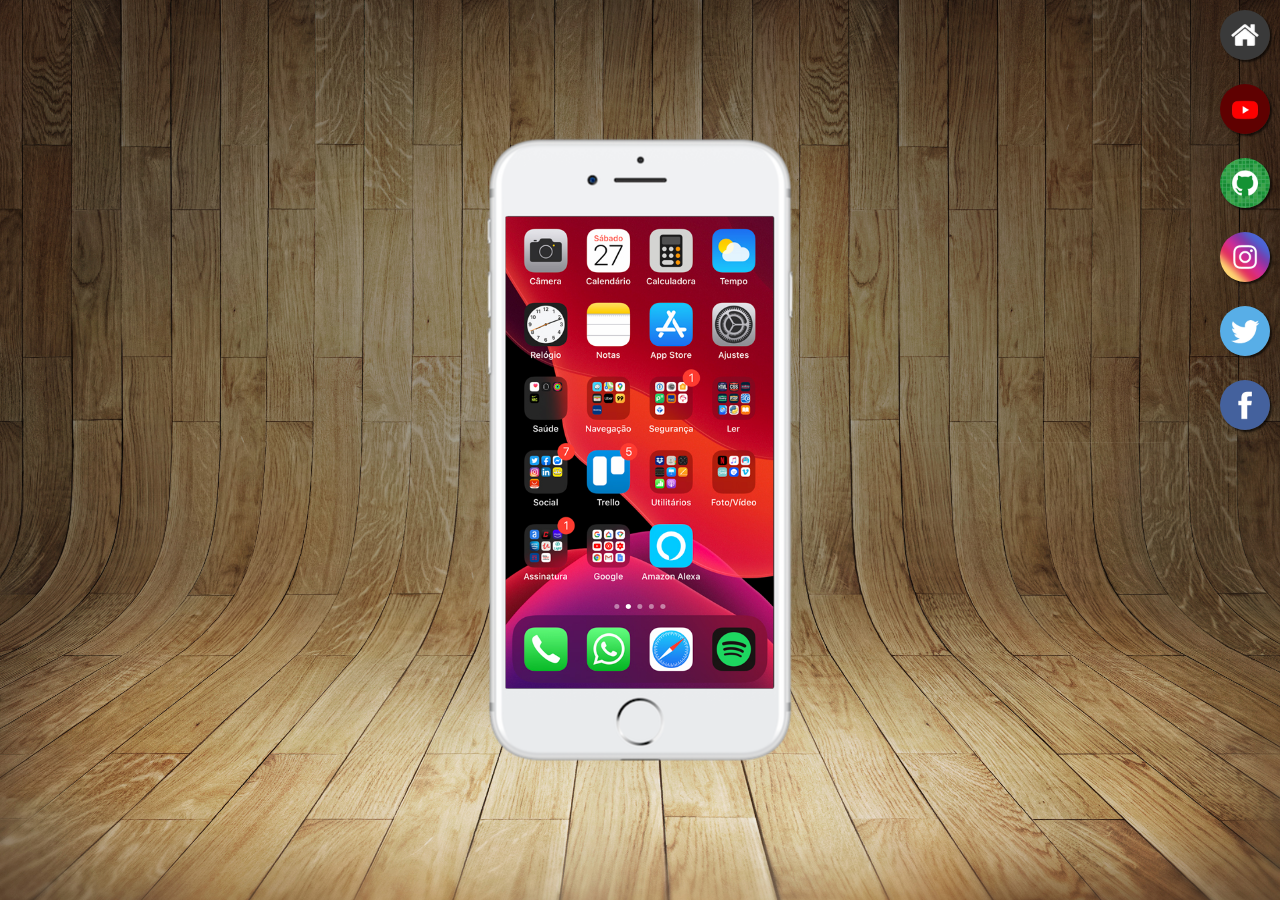
<file: index.html>
<!DOCTYPE html>
<html lang="pt-br">
<head>
    <meta charset="UTF-8">
    <meta http-equiv="X-UA-Compatible" content="IE=edge">
    <meta name="viewport" content="width=device-width, initial-scale=1.0">
    <link rel="shortcut icon" href="imagens/favicon.ico" type="image/x-icon">
    <link rel="stylesheet" href="estilos/style.css">
    <title>Redes sociais</title>
</head>
<body>

    <main>
        <section id="iphone">
            <iframe id="tela" name="tela" src="tela.html" frameborder="0"></iframe>
        </section>

        <section id="botao">
            <a href="tela.html" target="tela"><img src="./imagens/logo-home.jpg"></a><br>
            <a href="youtube.html" target="tela"><img src="./imagens/logo-youtube.jpg" alt="YoutubeLogo"></a><br>
            <a href="github.html" target="tela"><img src="./imagens/logo-github.jpg" alt="GithubLogo"></a><br>
            <a href="instagram.html" target="tela"><img src="./imagens/logo-instagram.jpg" alt="InstagramLogo"></a><br>
            <a href="twitter.html" target="tela"><img src="./imagens/logo-twitter.jpg" alt="TwitterLogo"></a><br>
            <a href="facebook.html" target="tela"><img src="./imagens/logo-facebook.jpg" alt="FacebookLogo"></a>
        </section>
    </main>
    
</body>
</html>
</file>
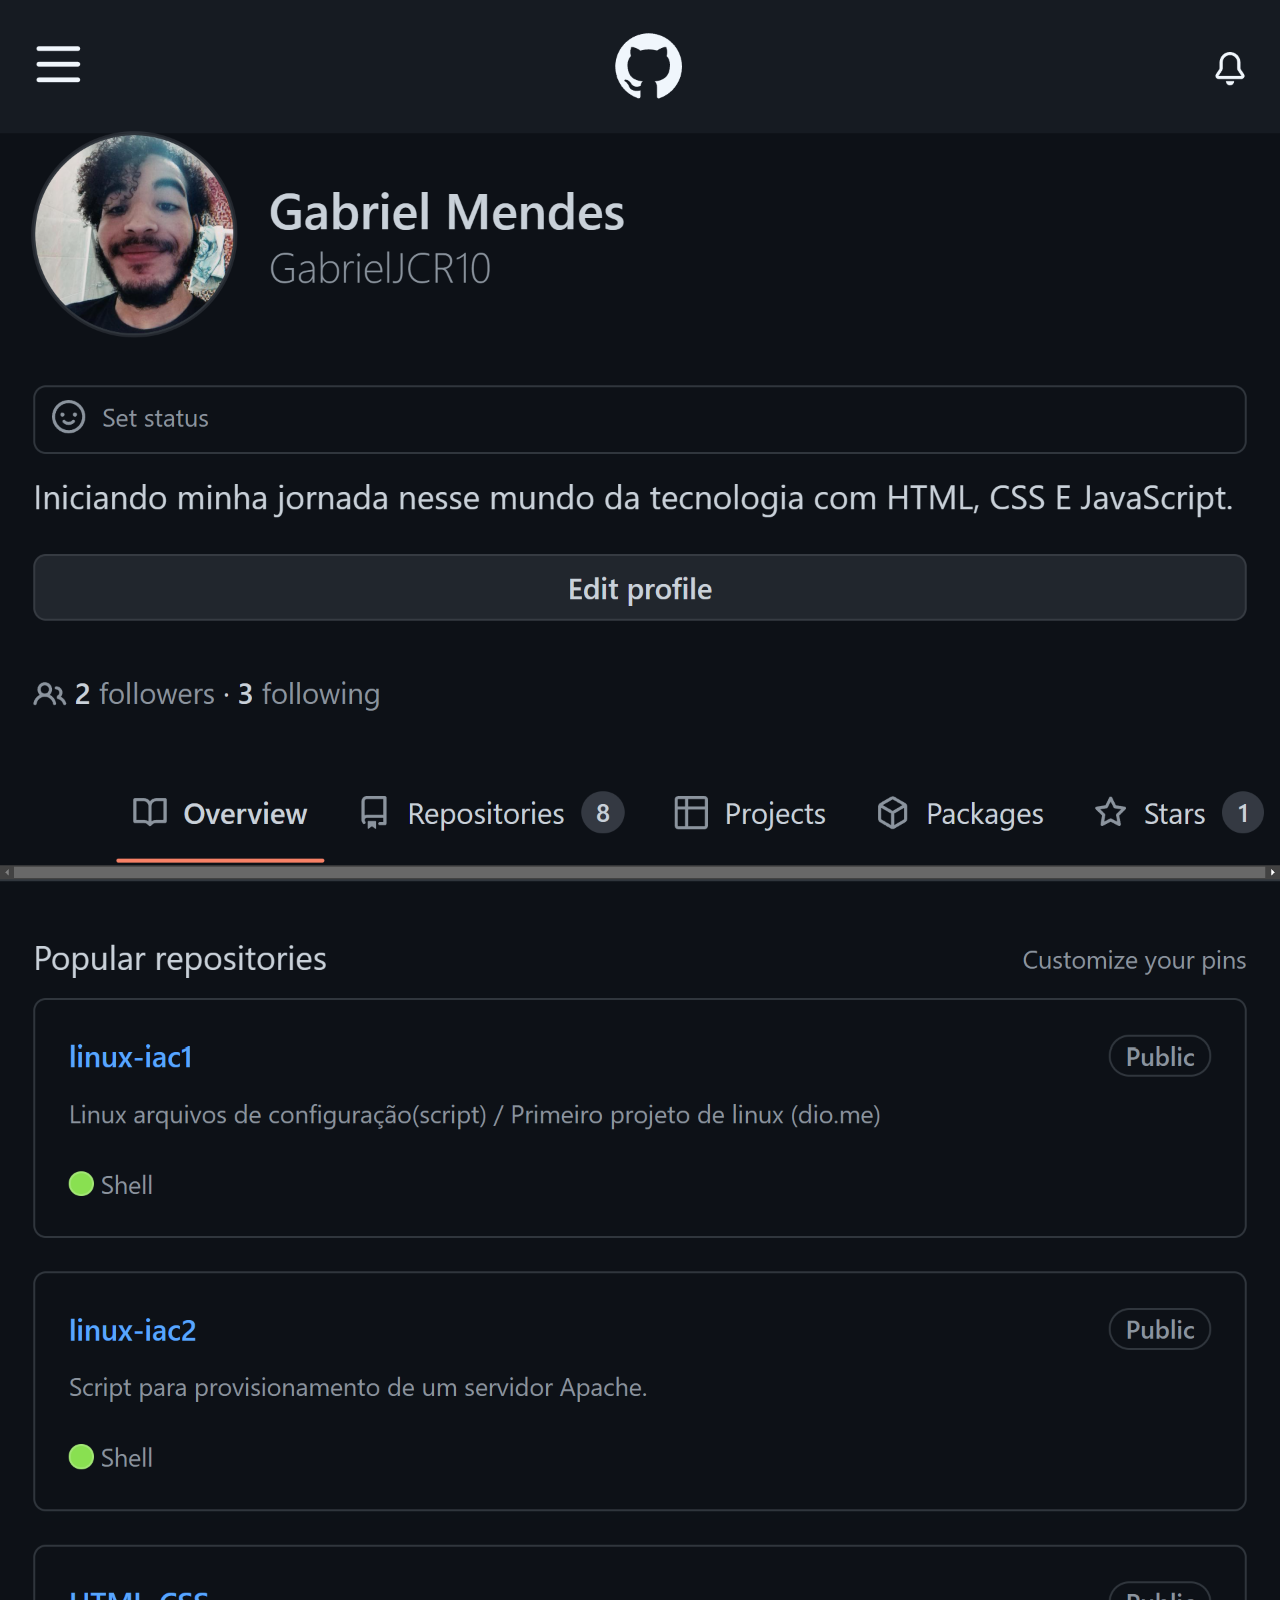
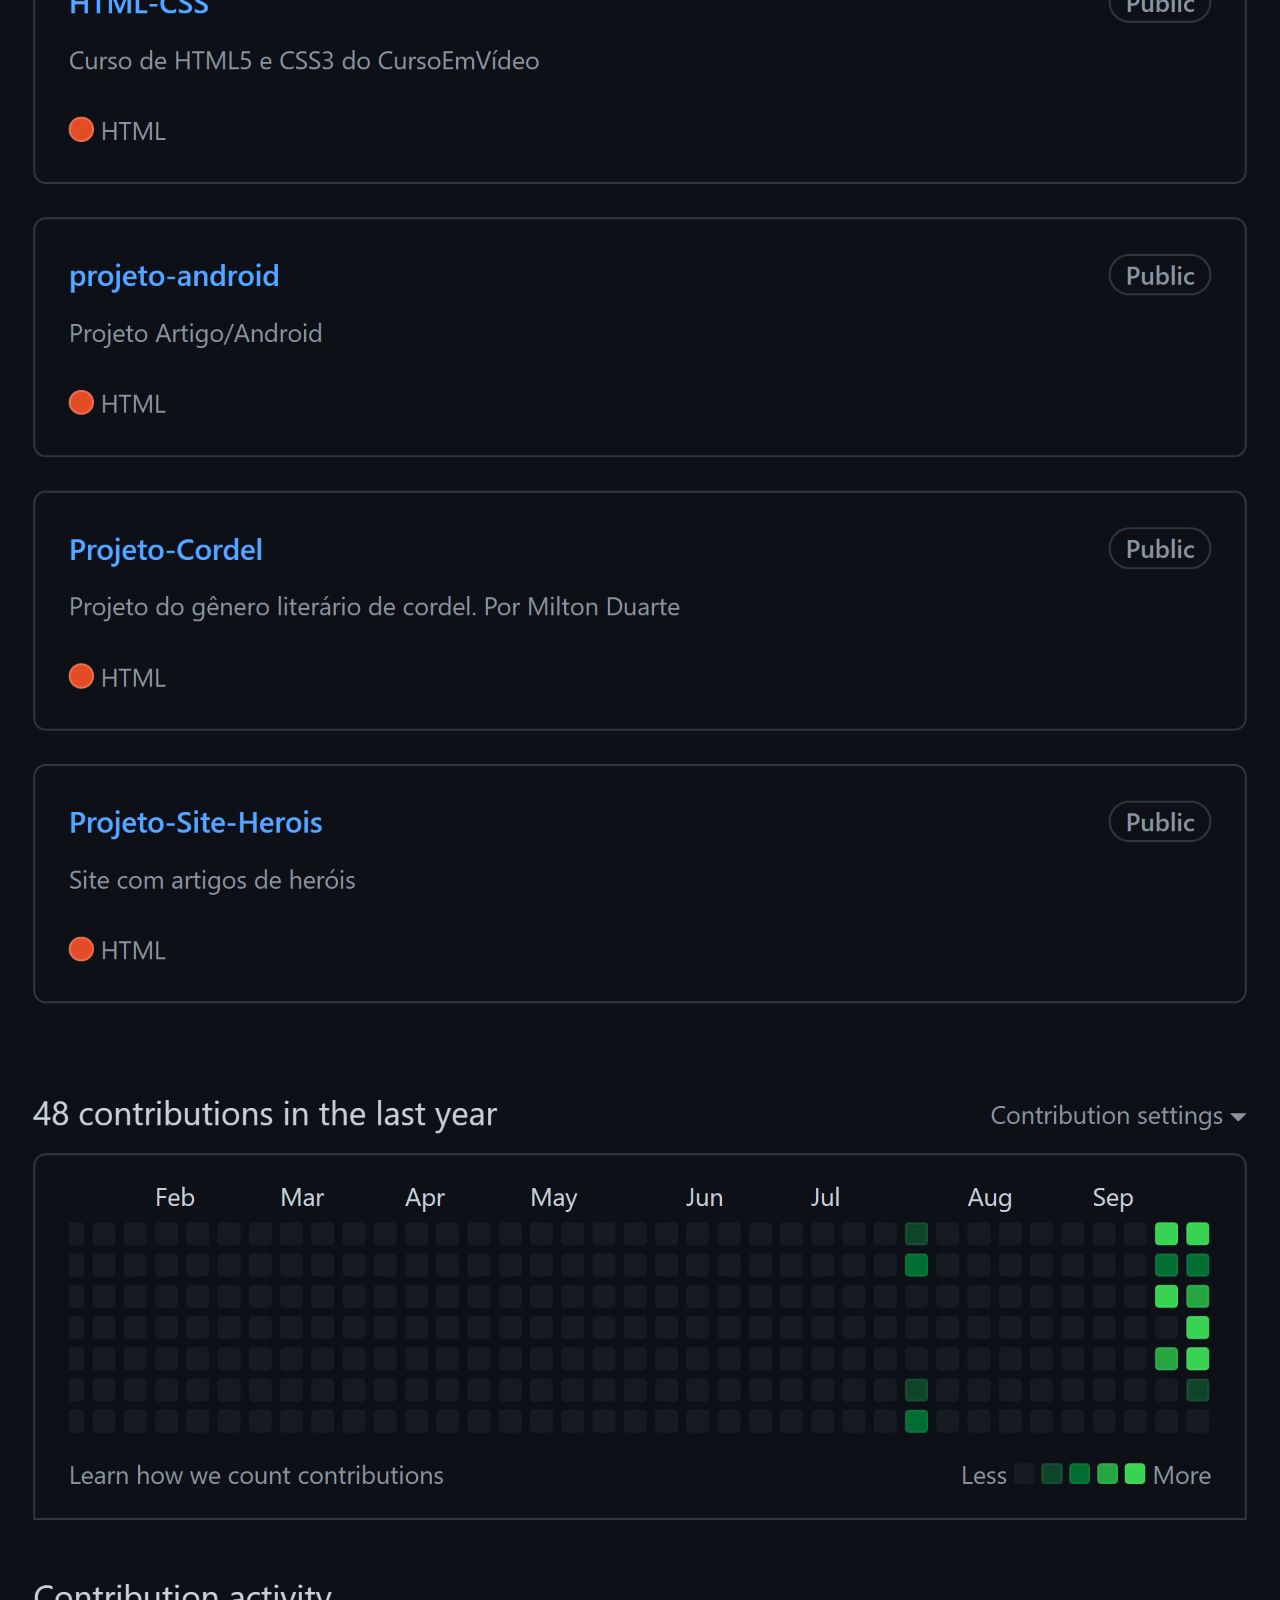
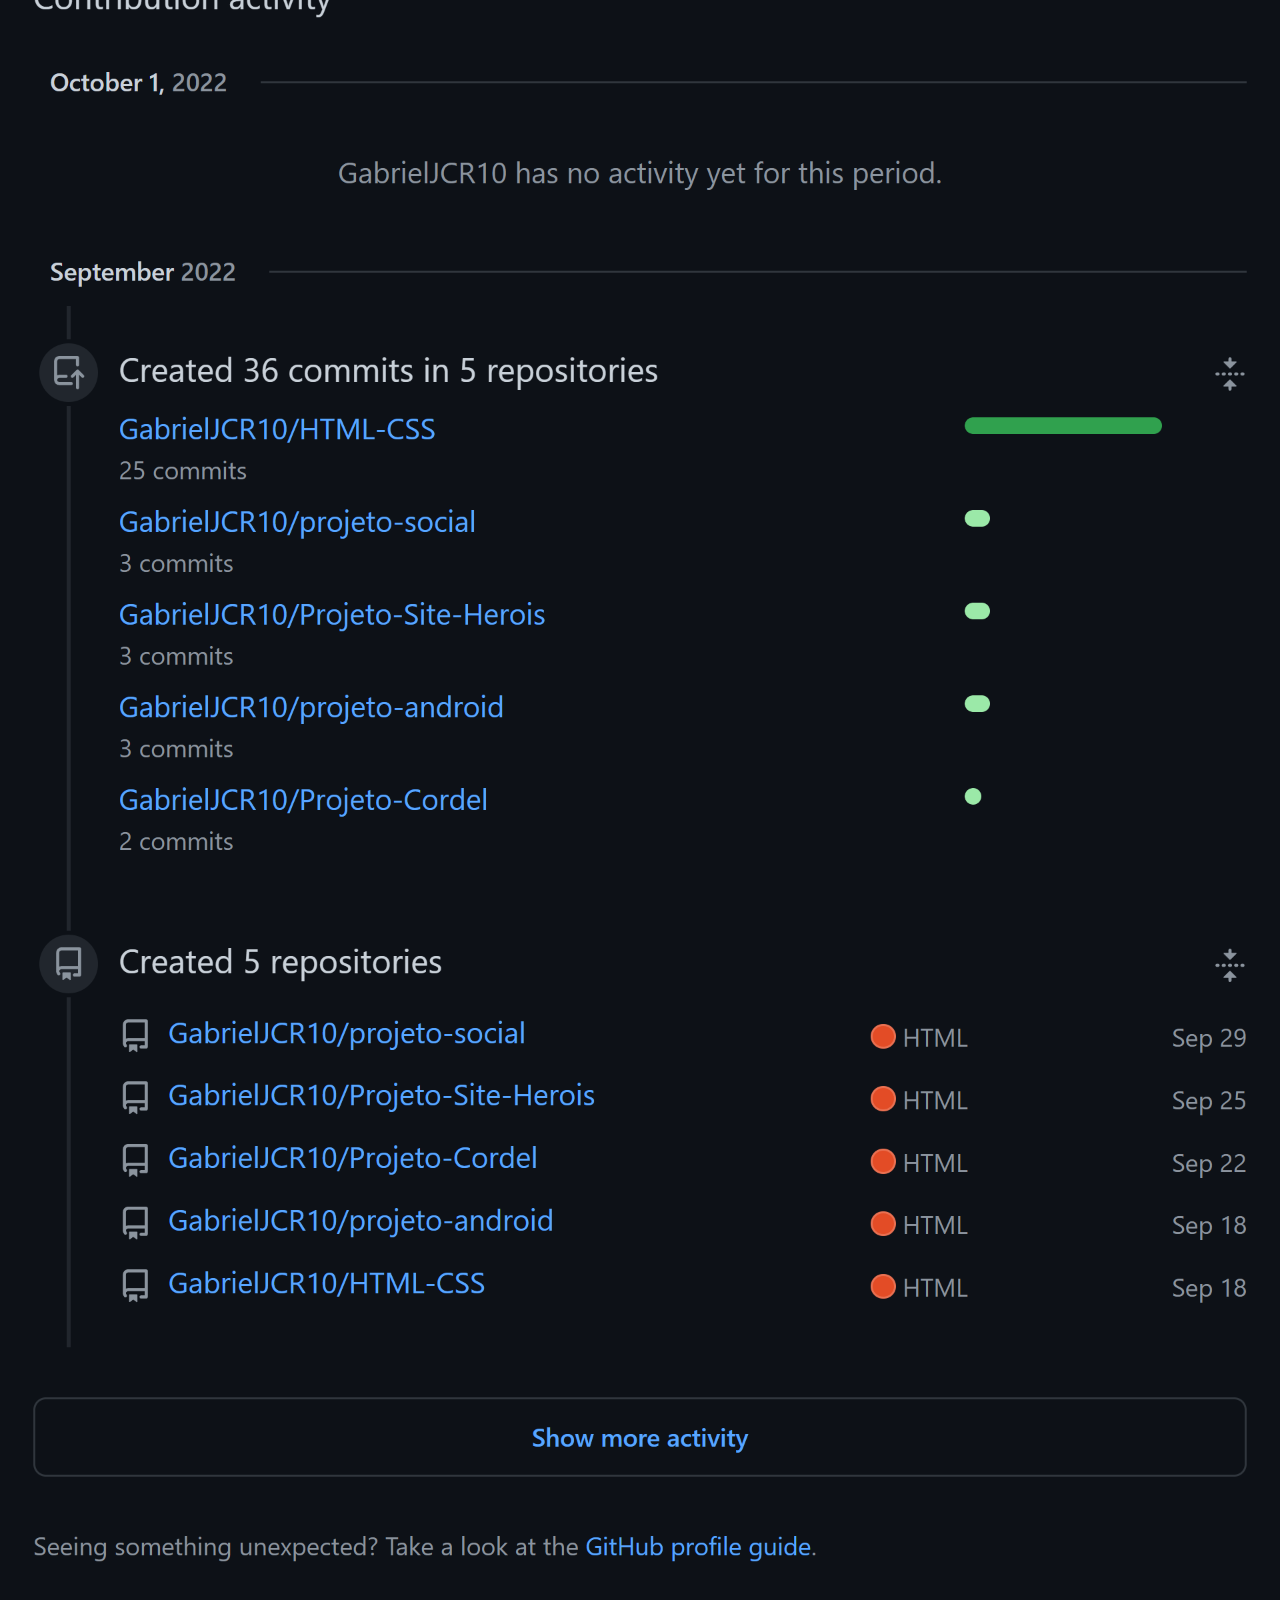
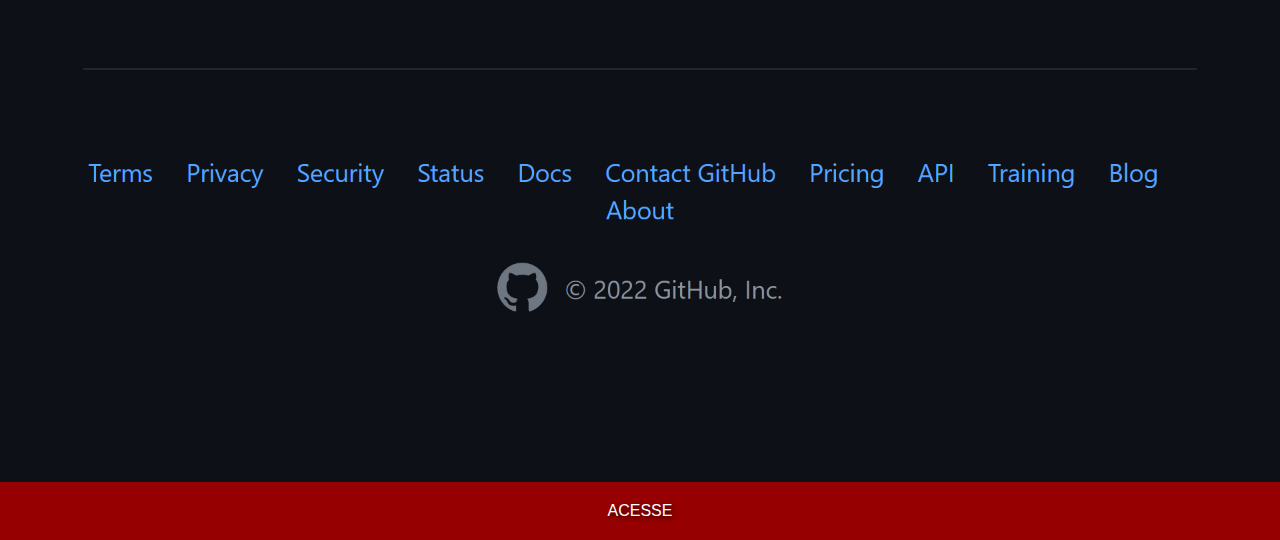
<file: github.html>
<!DOCTYPE html>
<html lang="pt-br">
<head>
    <meta charset="UTF-8">
    <meta http-equiv="X-UA-Compatible" content="IE=edge">
    <meta name="viewport" content="width=device-width, initial-scale=1.0">
    <title>GitHub</title>
    <link rel="stylesheet" href="estilos/social.css">
</head>
<body>
    <img src="./imagens/tela-github.png" alt="GitHub">
    <a href="https://github.com/GabrielJCR10" target="https://github.com/GabrielJCR10">ACESSE</a>
</body>
</html>
</file>
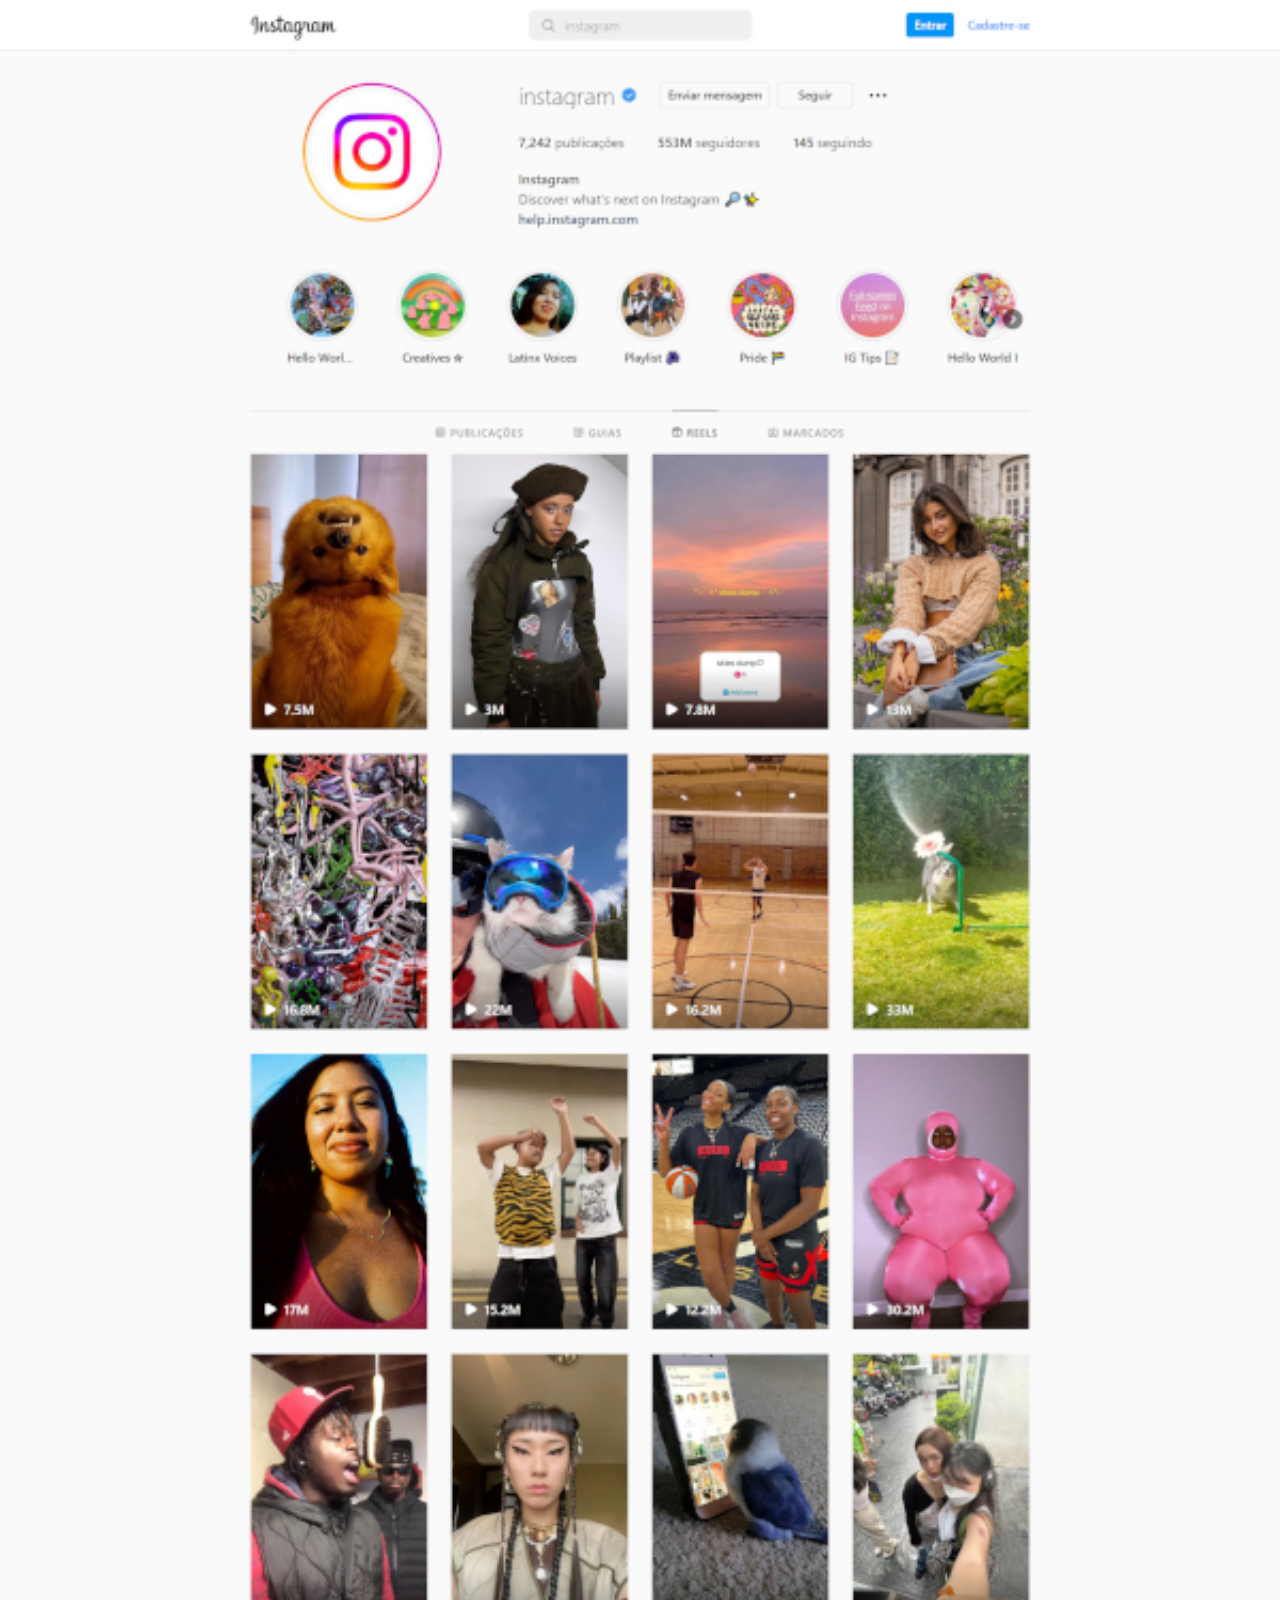
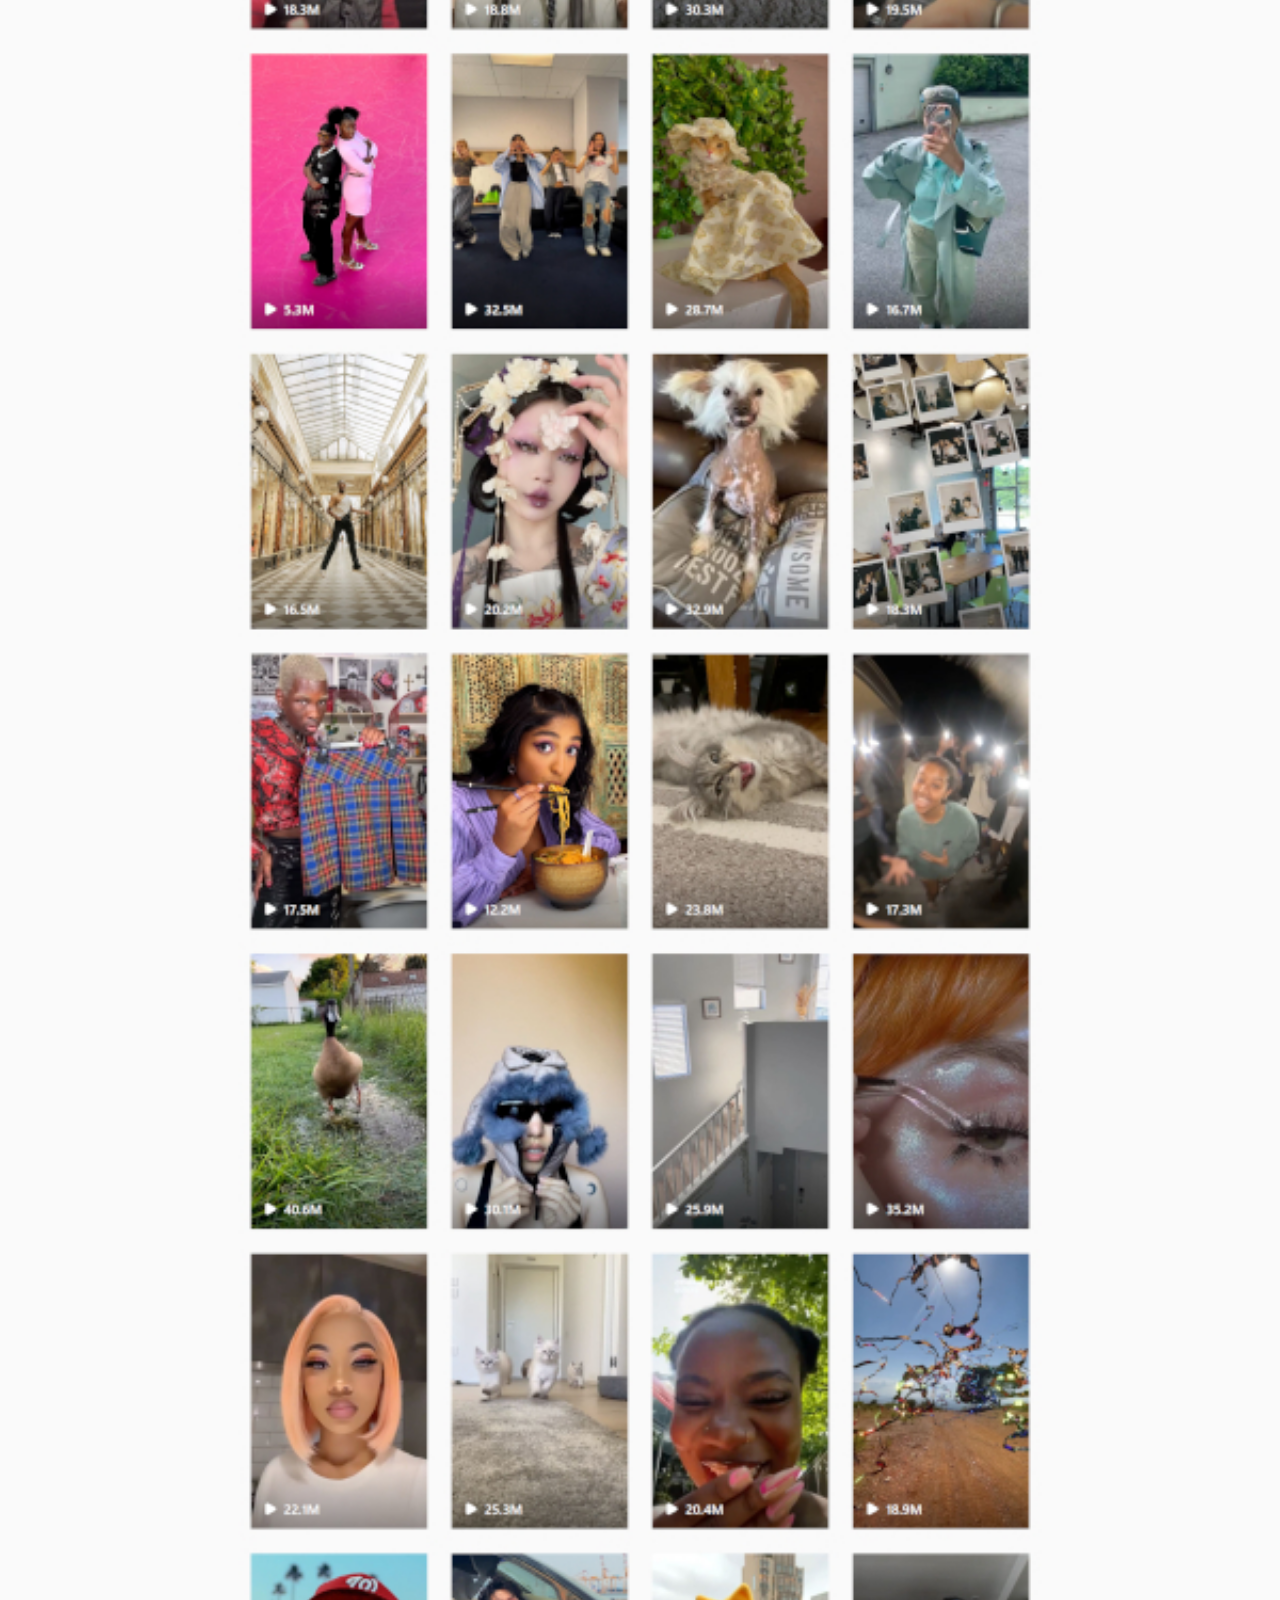
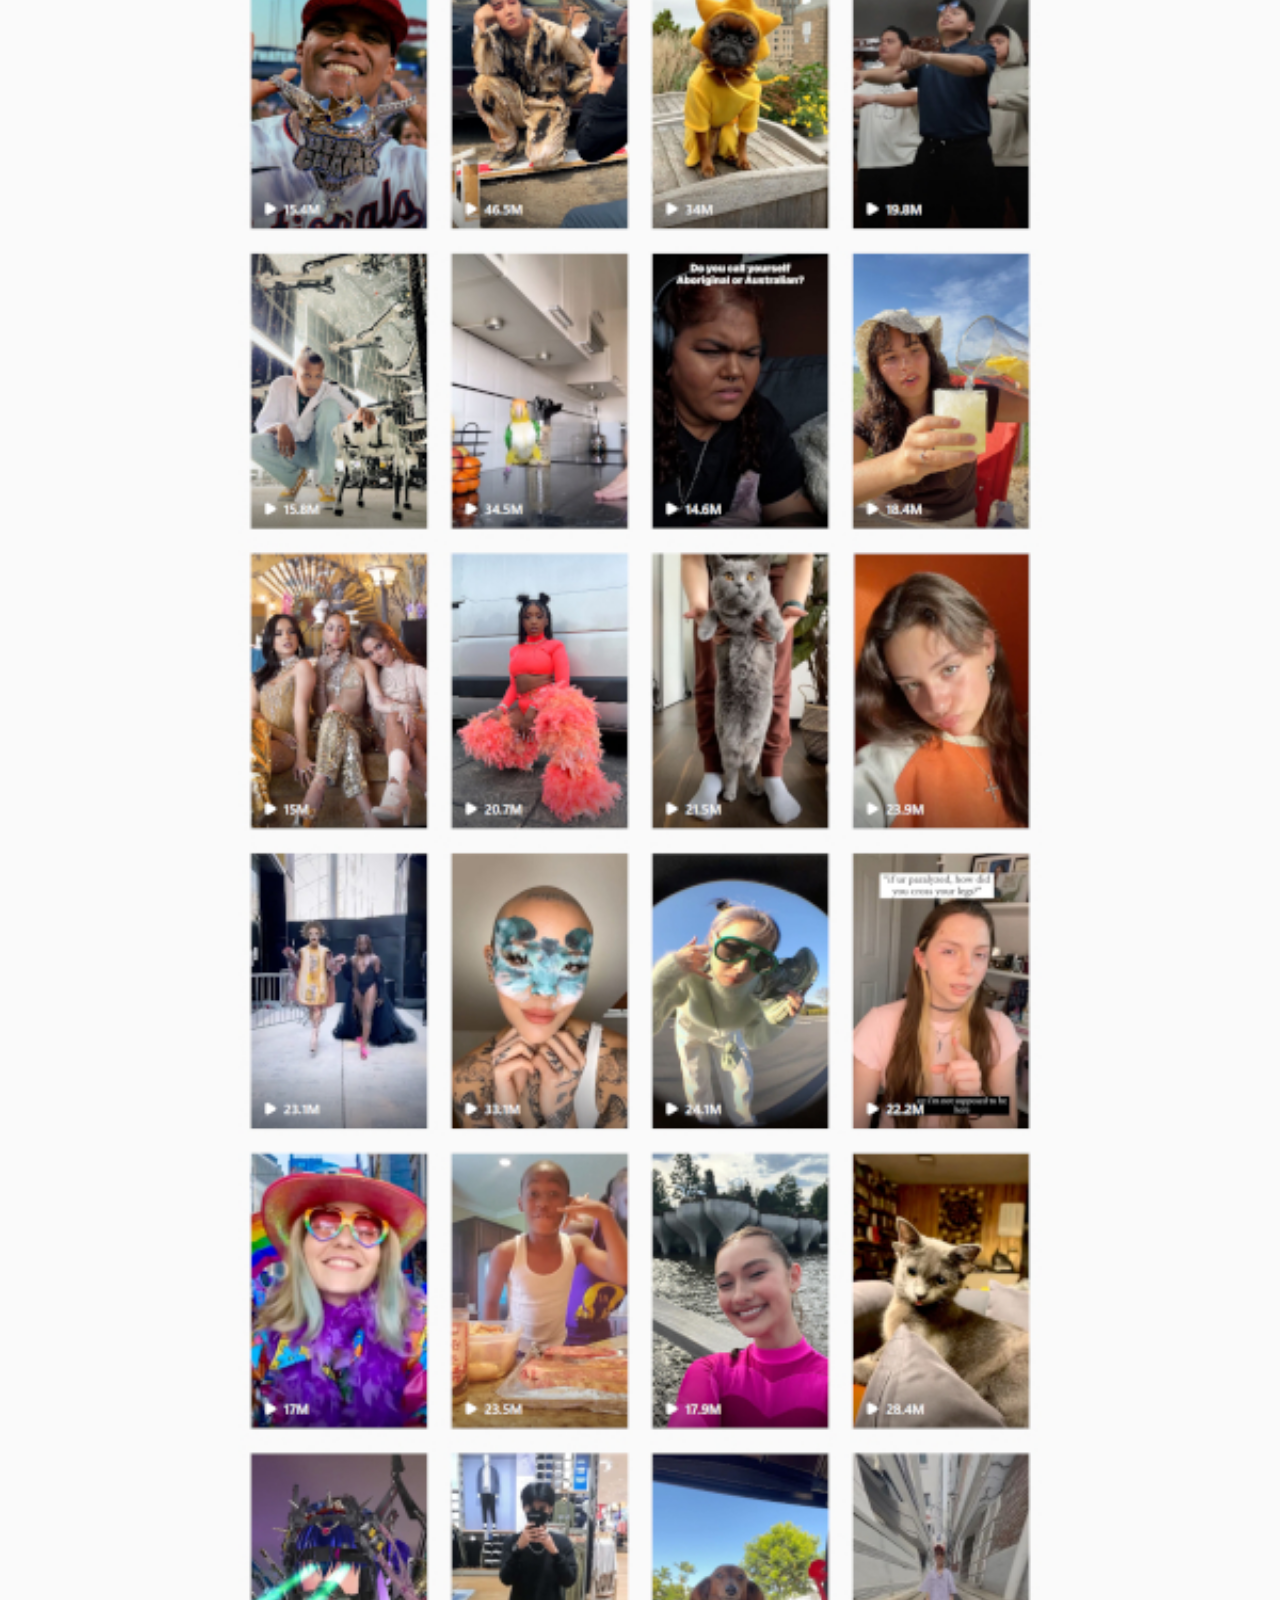
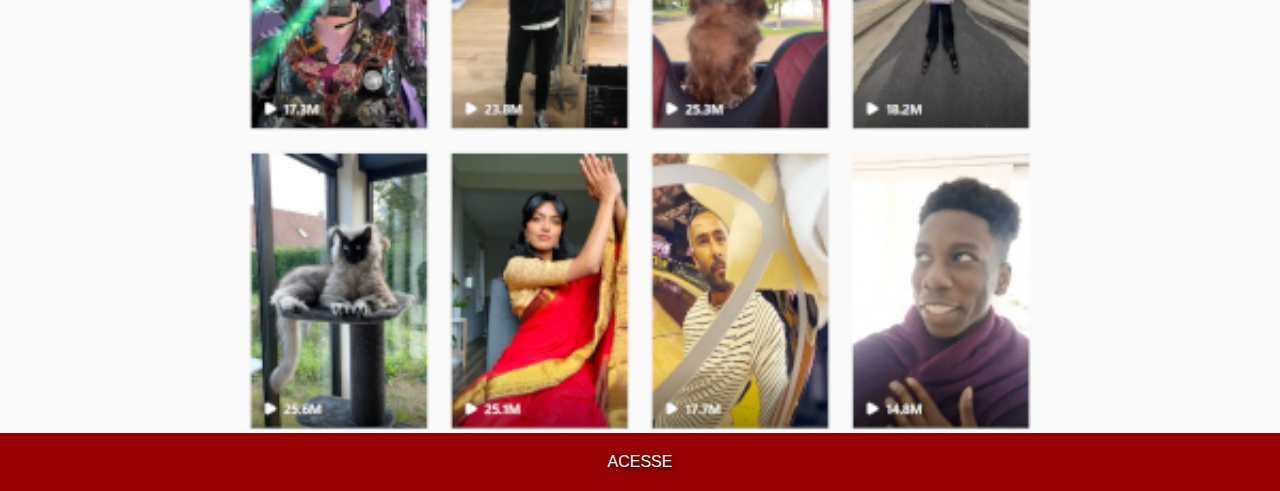
<file: instagram.html>
<!DOCTYPE html>
<html lang="pt-br">
<head>
    <meta charset="UTF-8">
    <meta http-equiv="X-UA-Compatible" content="IE=edge">
    <meta name="viewport" content="width=device-width, initial-scale=1.0">
    <title>Instagram</title>
    <link rel="stylesheet" href="estilos/social.css">
</head>
<body>
    <img src="./imagens/tela-instagram.jpg" alt="Instagram">
    <a href="https://www.instagram.com/" target="_blank">ACESSE</a>
</body>
</html>
</file>
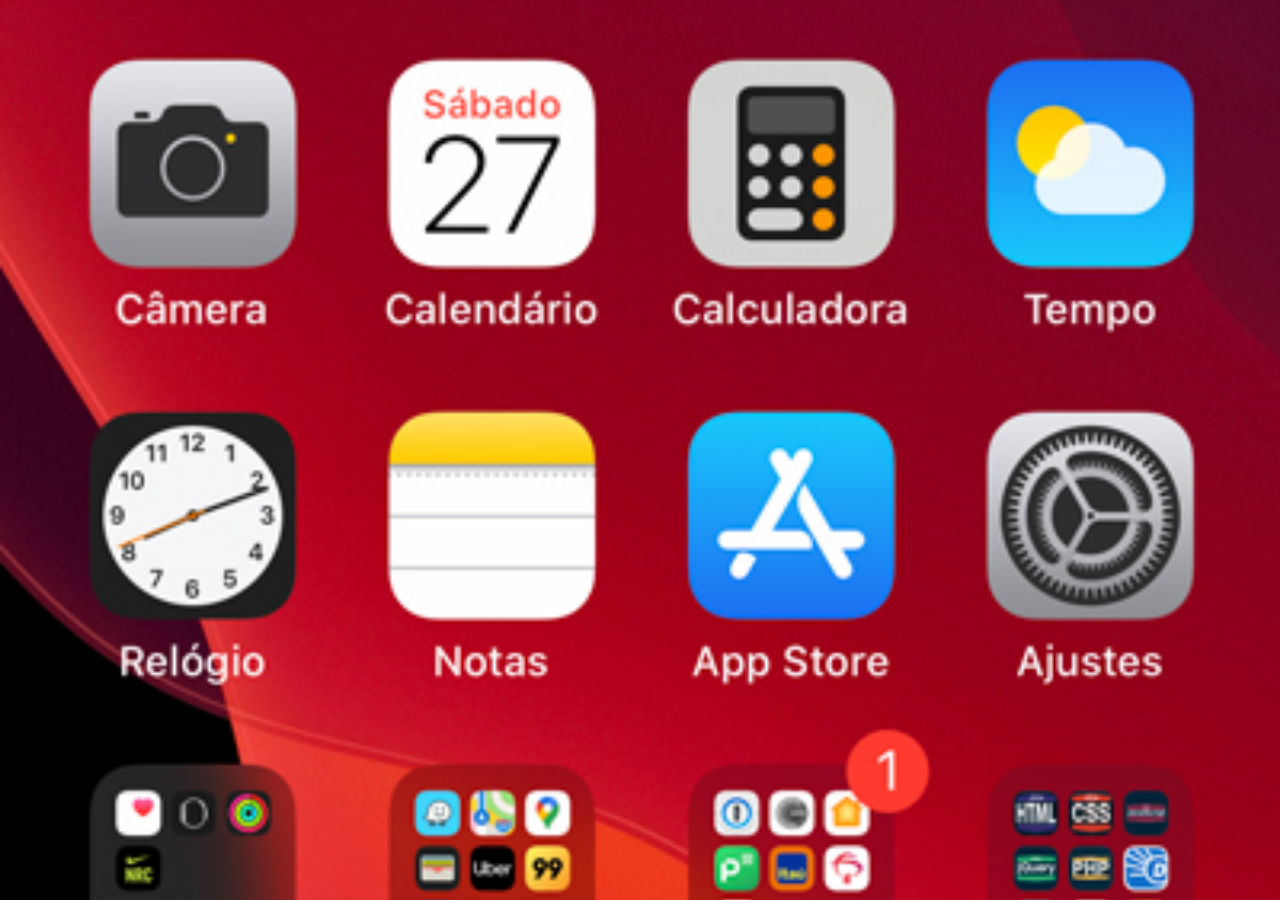
<file: tela.html>
<!DOCTYPE html>
<html lang="pt-br">
<head>
    <meta charset="UTF-8">
    <meta http-equiv="X-UA-Compatible" content="IE=edge">
    <meta name="viewport" content="width=device-width, initial-scale=1.0">
    <title>Tela</title>
    <style>
        * {
            margin: 0px;
            padding: 0px;
        }

        body {
            width: 100vw;
            height: 100vh;
            background-color: black;
            background-image: url('./imagens/tela-home.jpg');
            background-repeat: no-repeat;
            background-position: top center;
            background-size: cover;
        }
    </style>
</head>
<body>

</body>
</html>
</file>
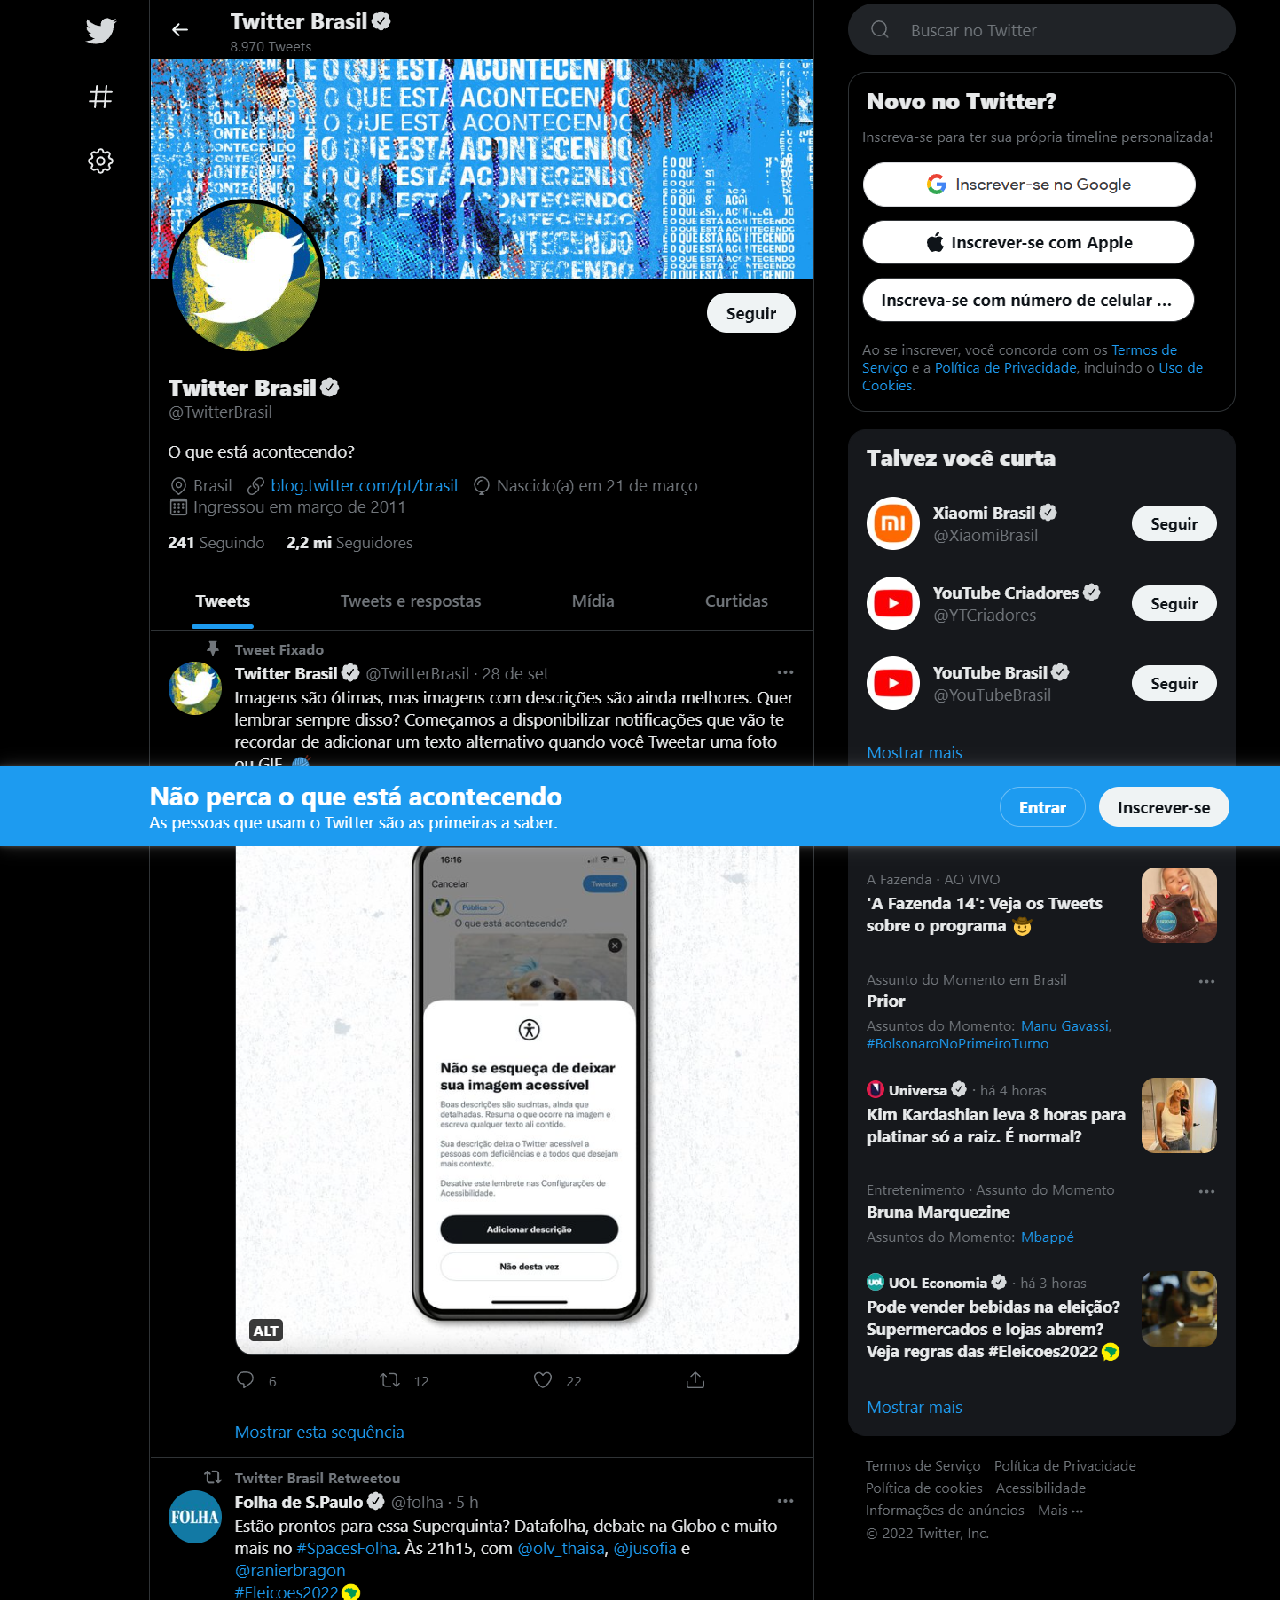
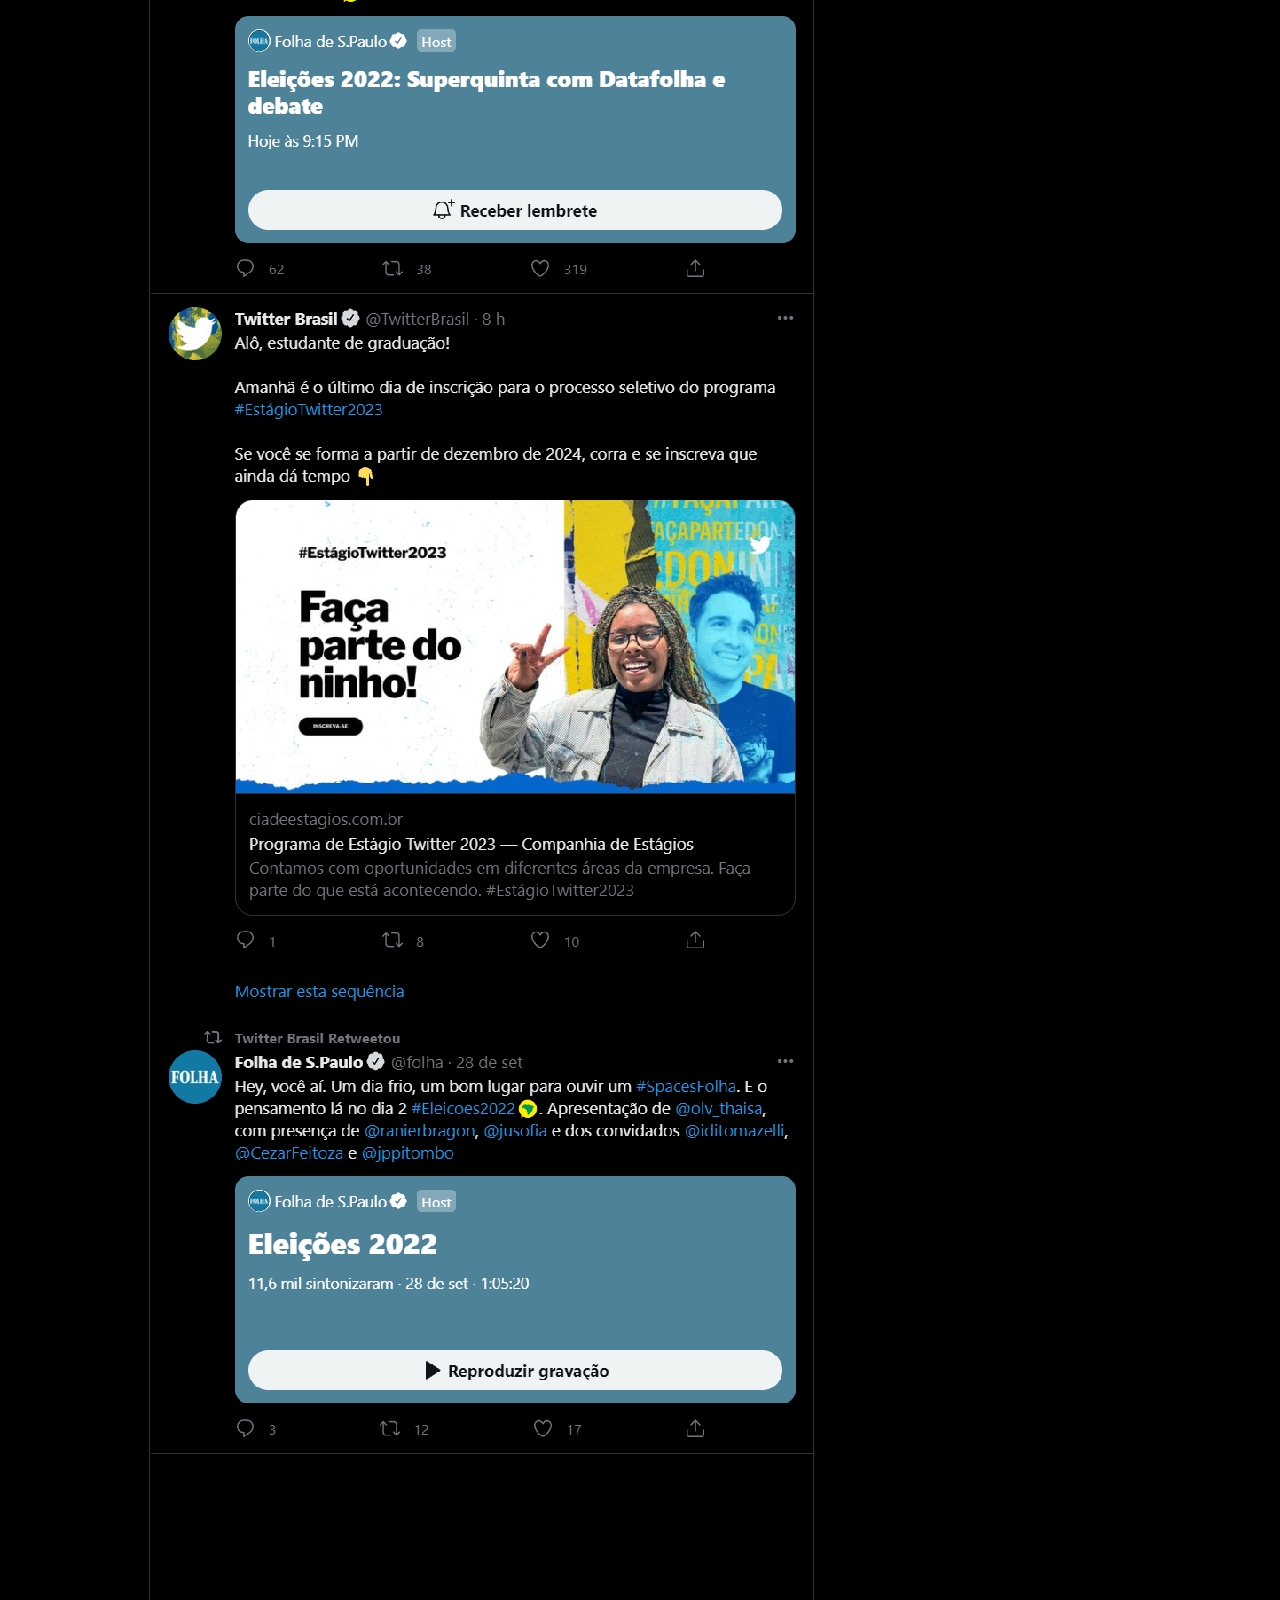
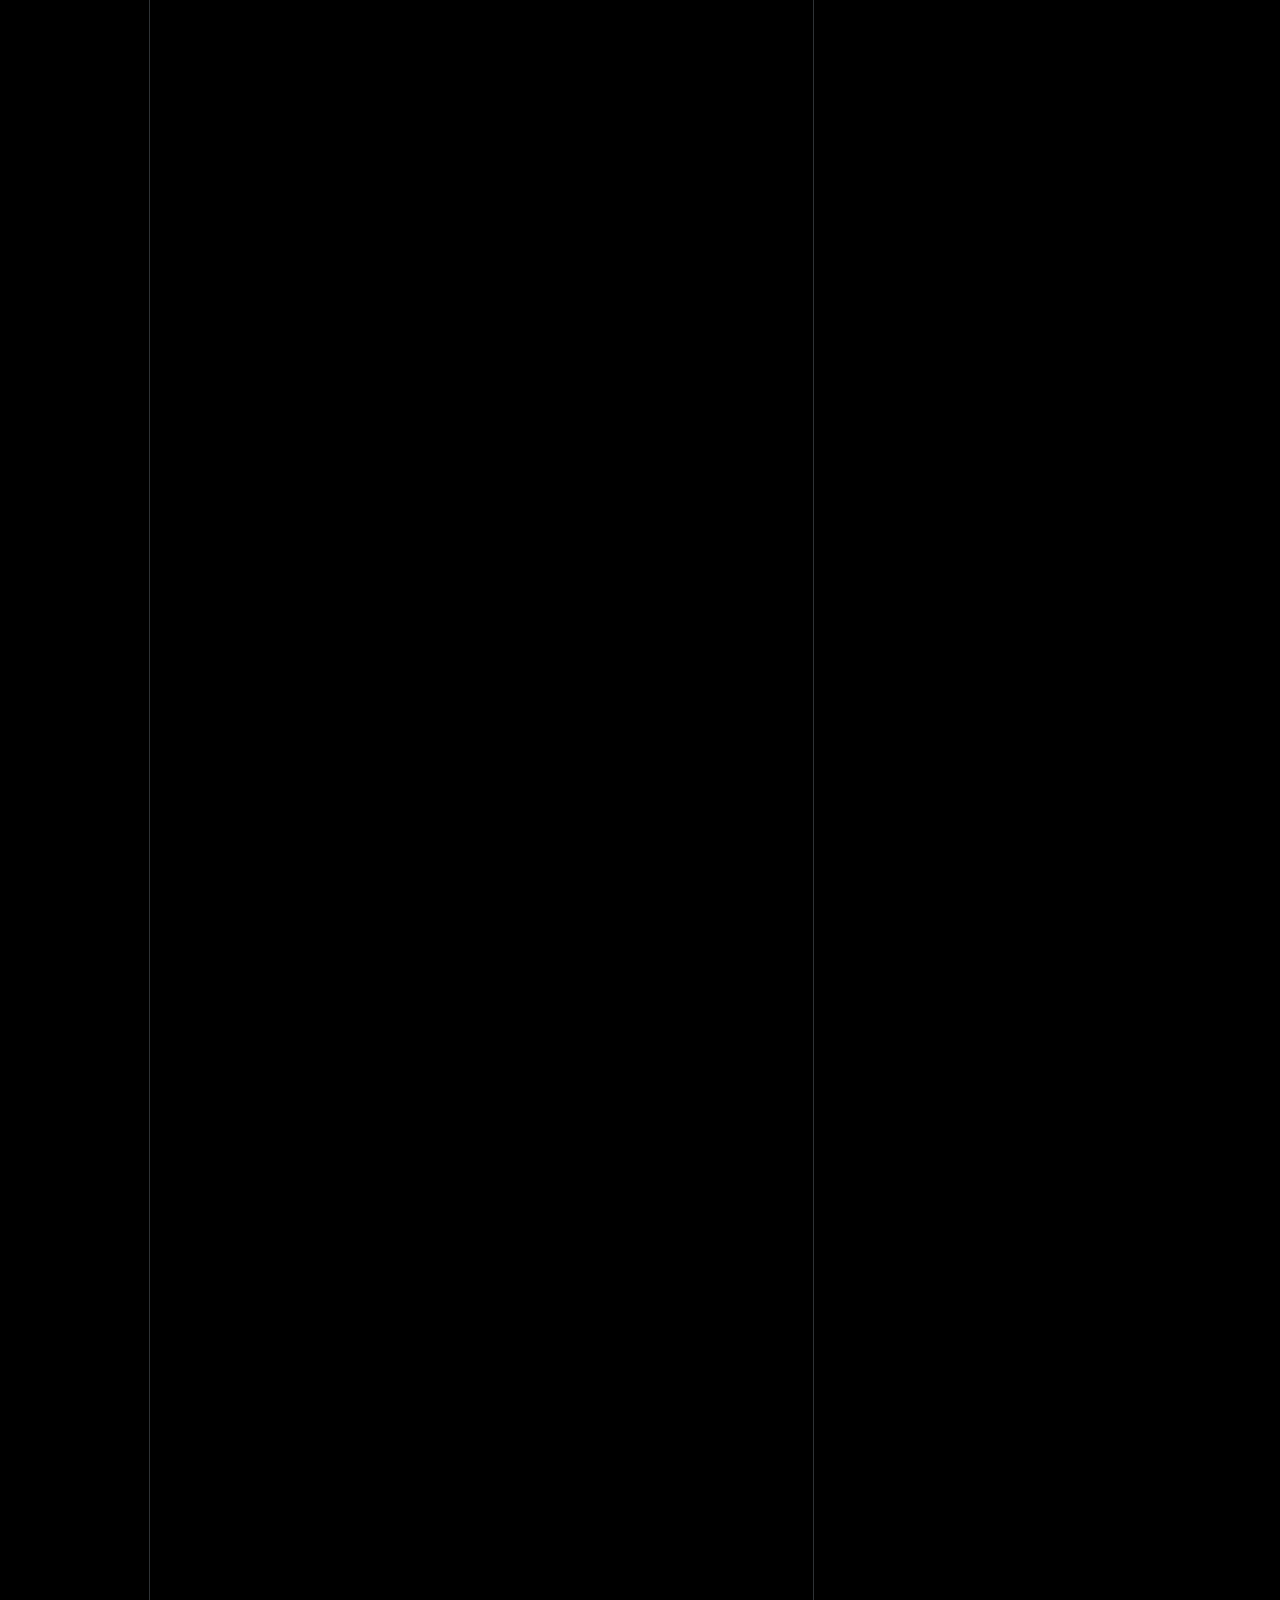
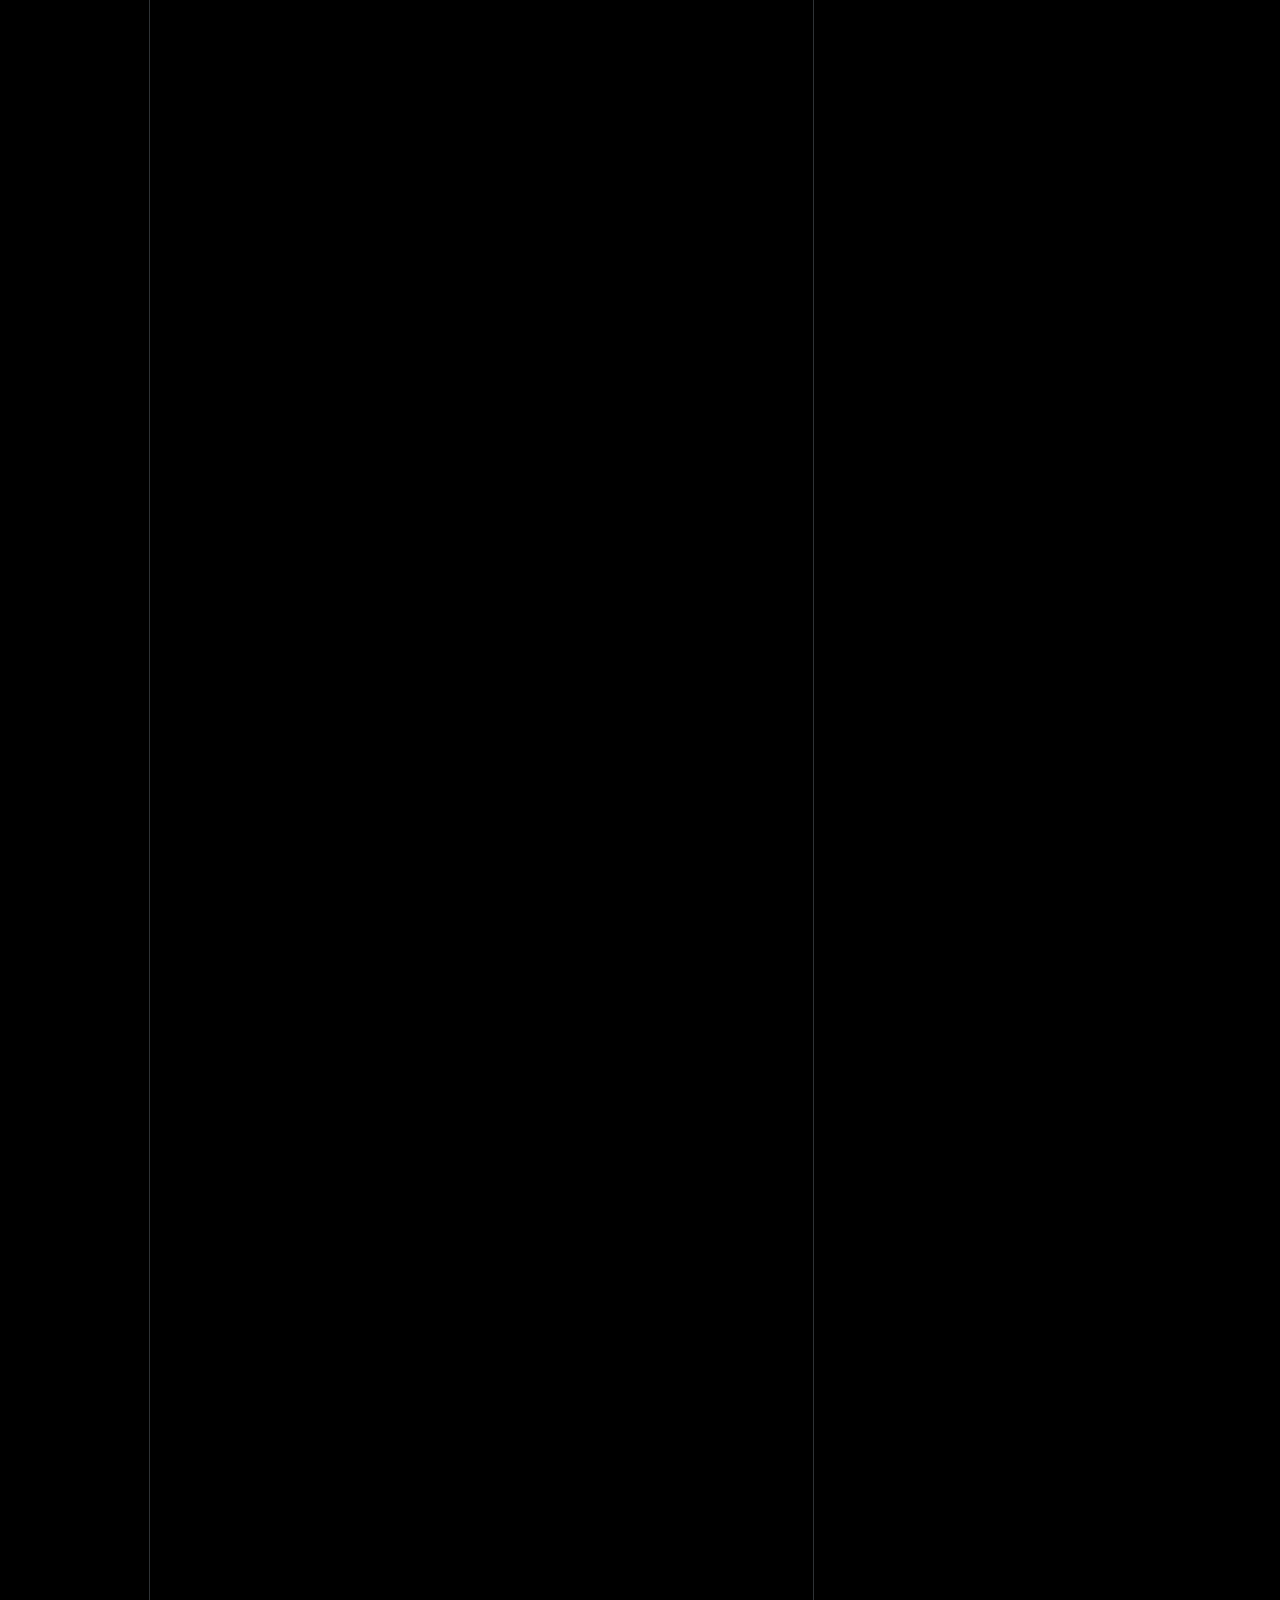
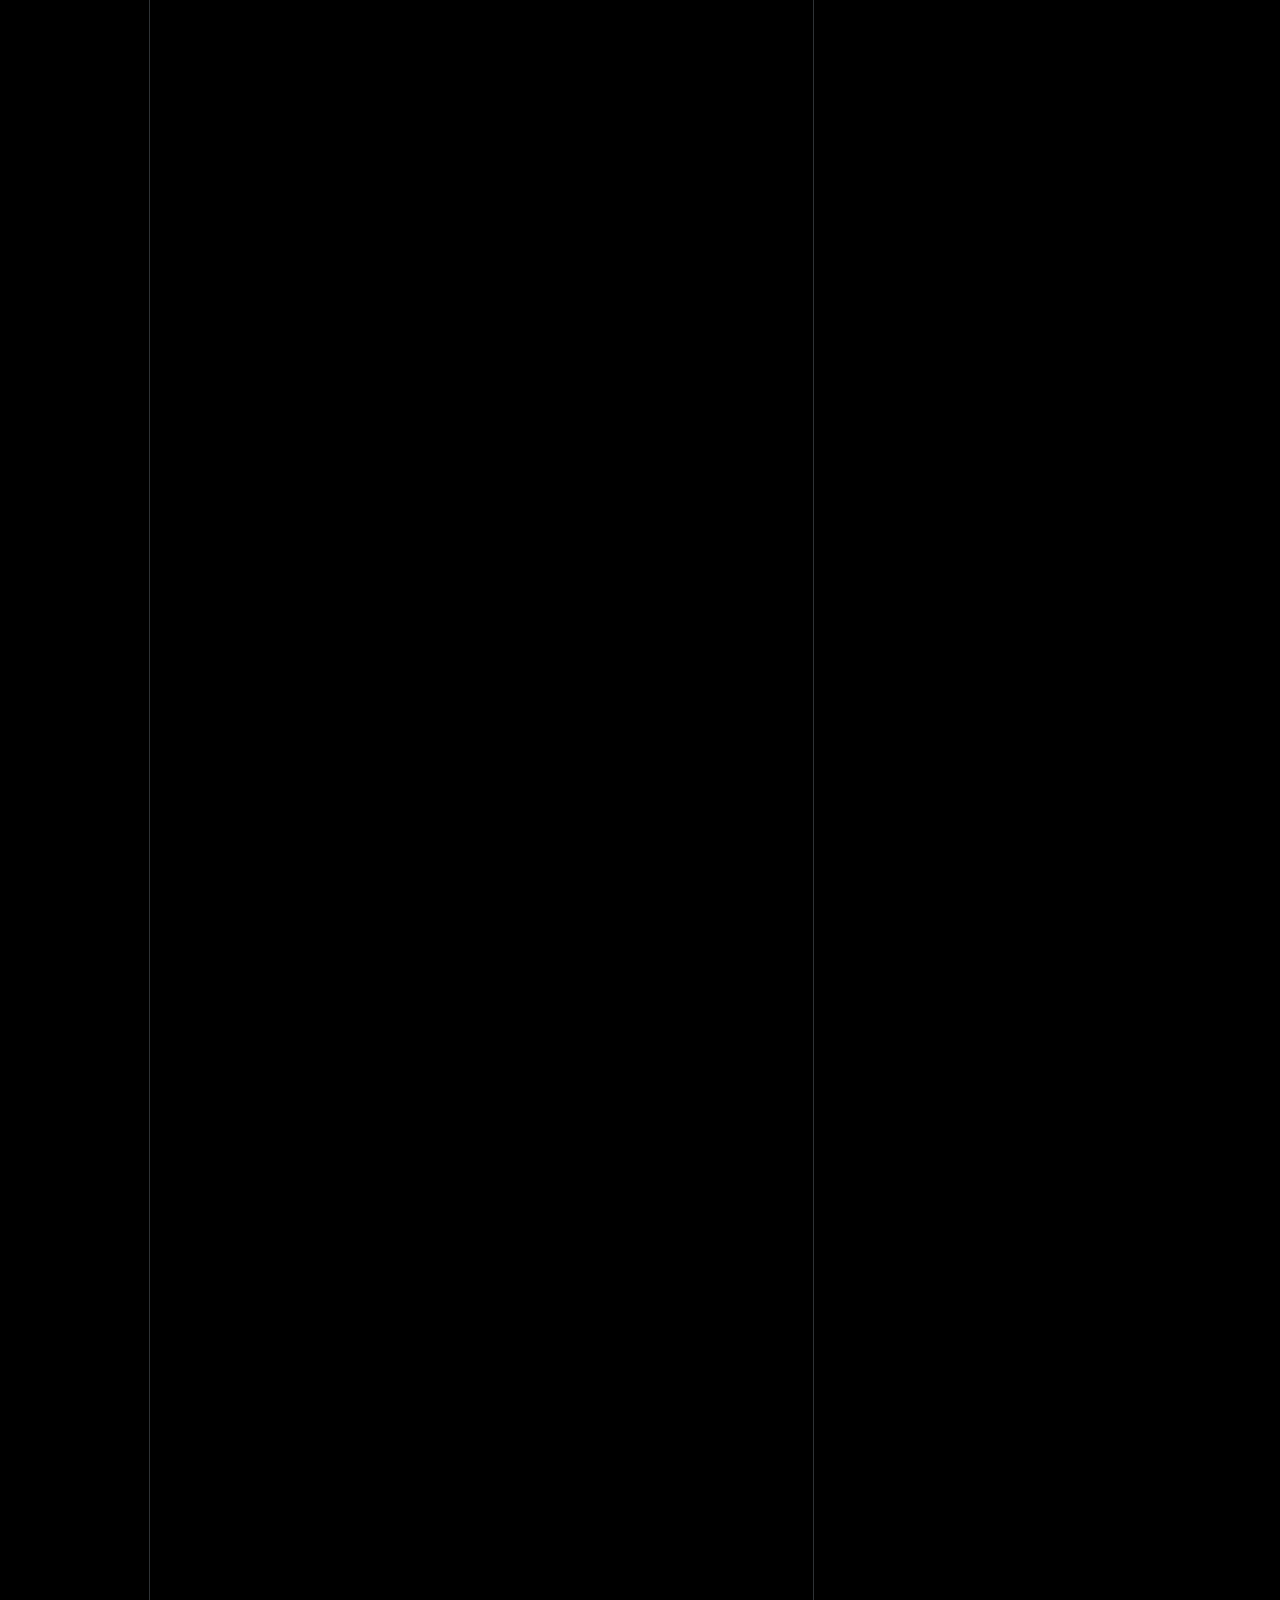
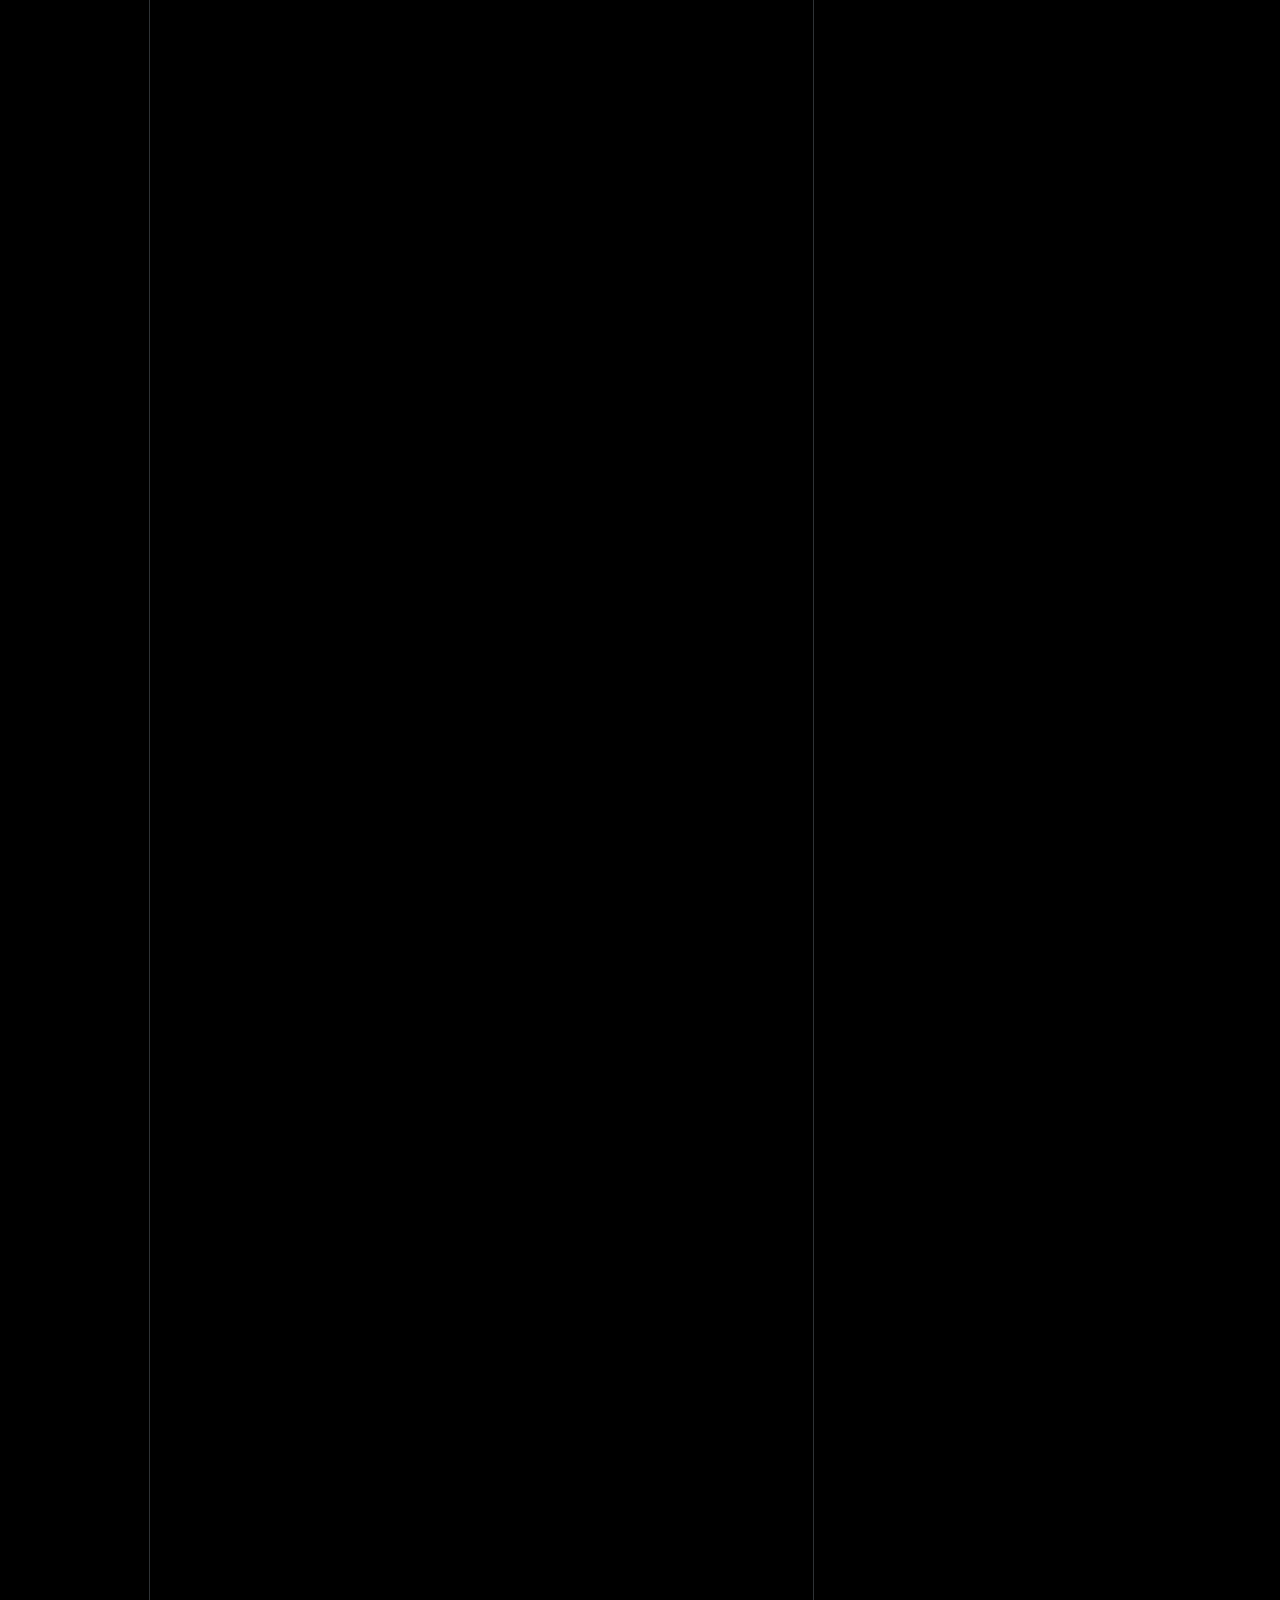
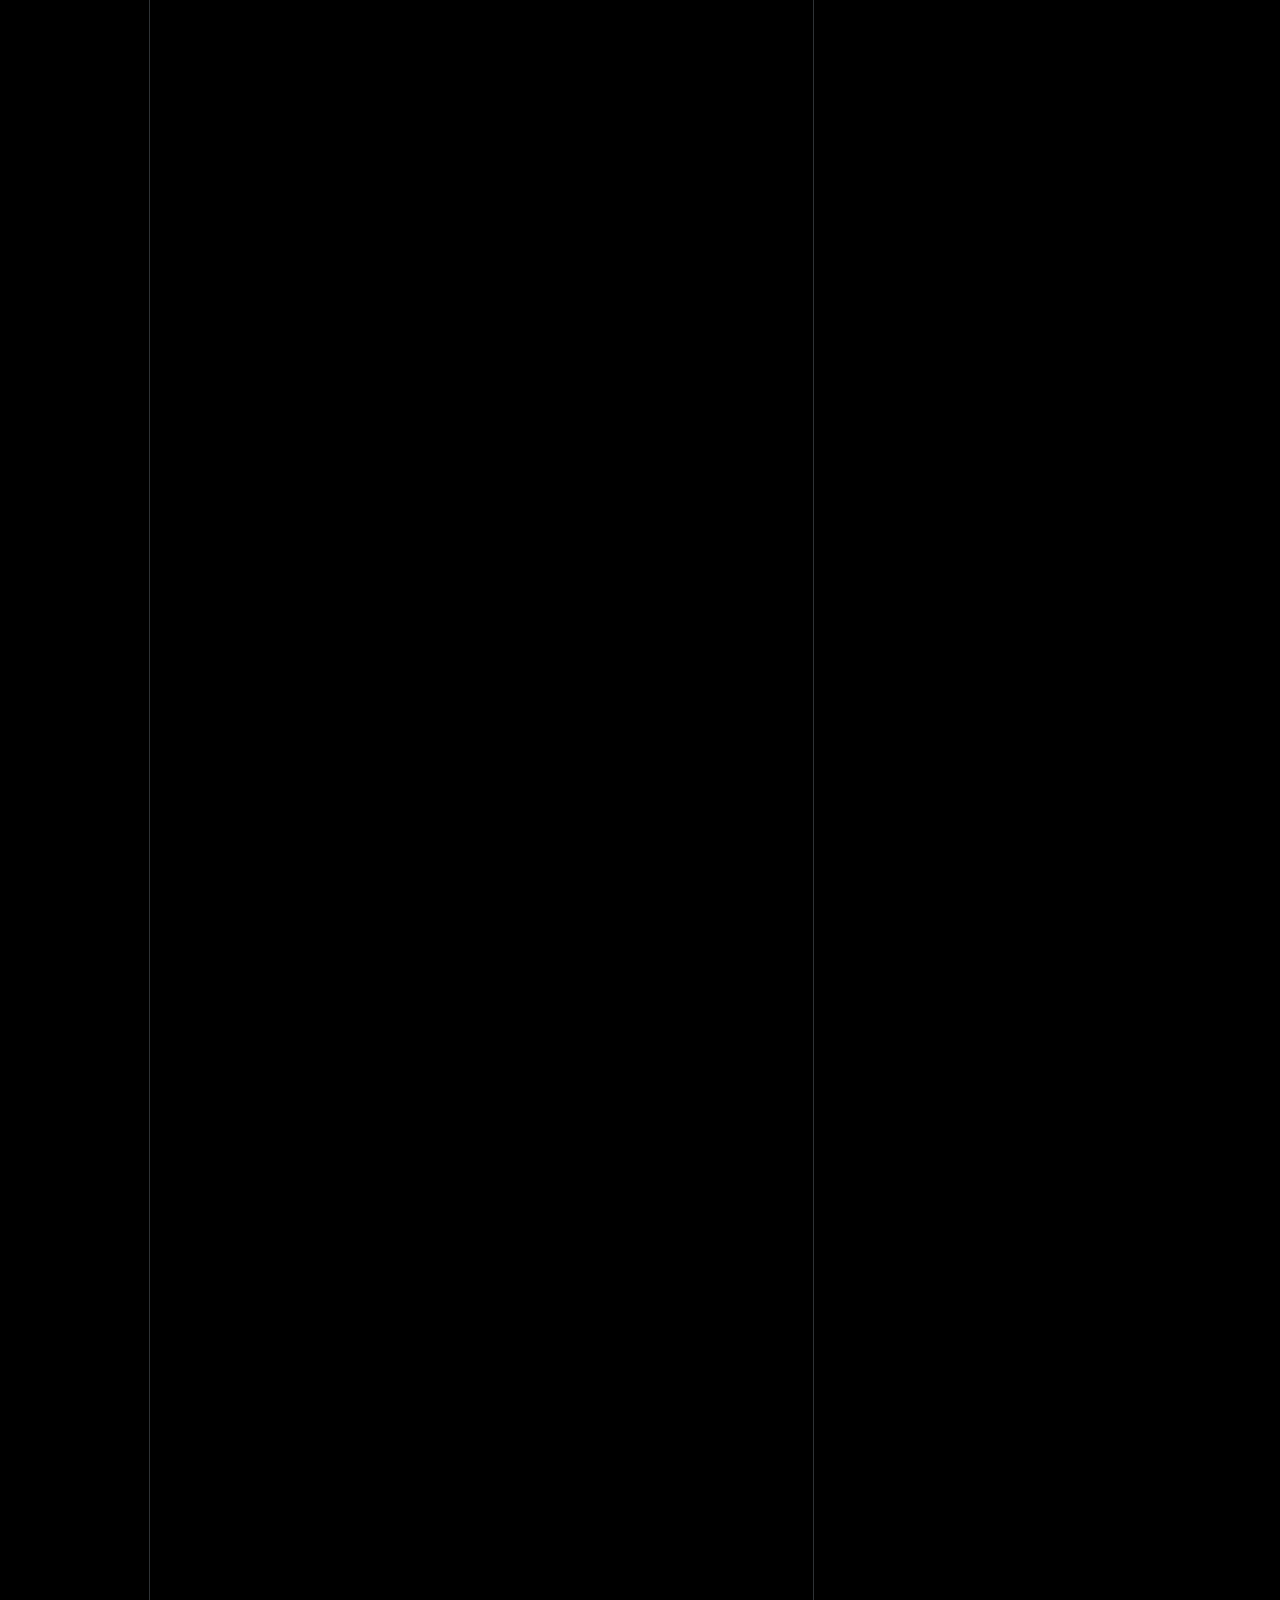
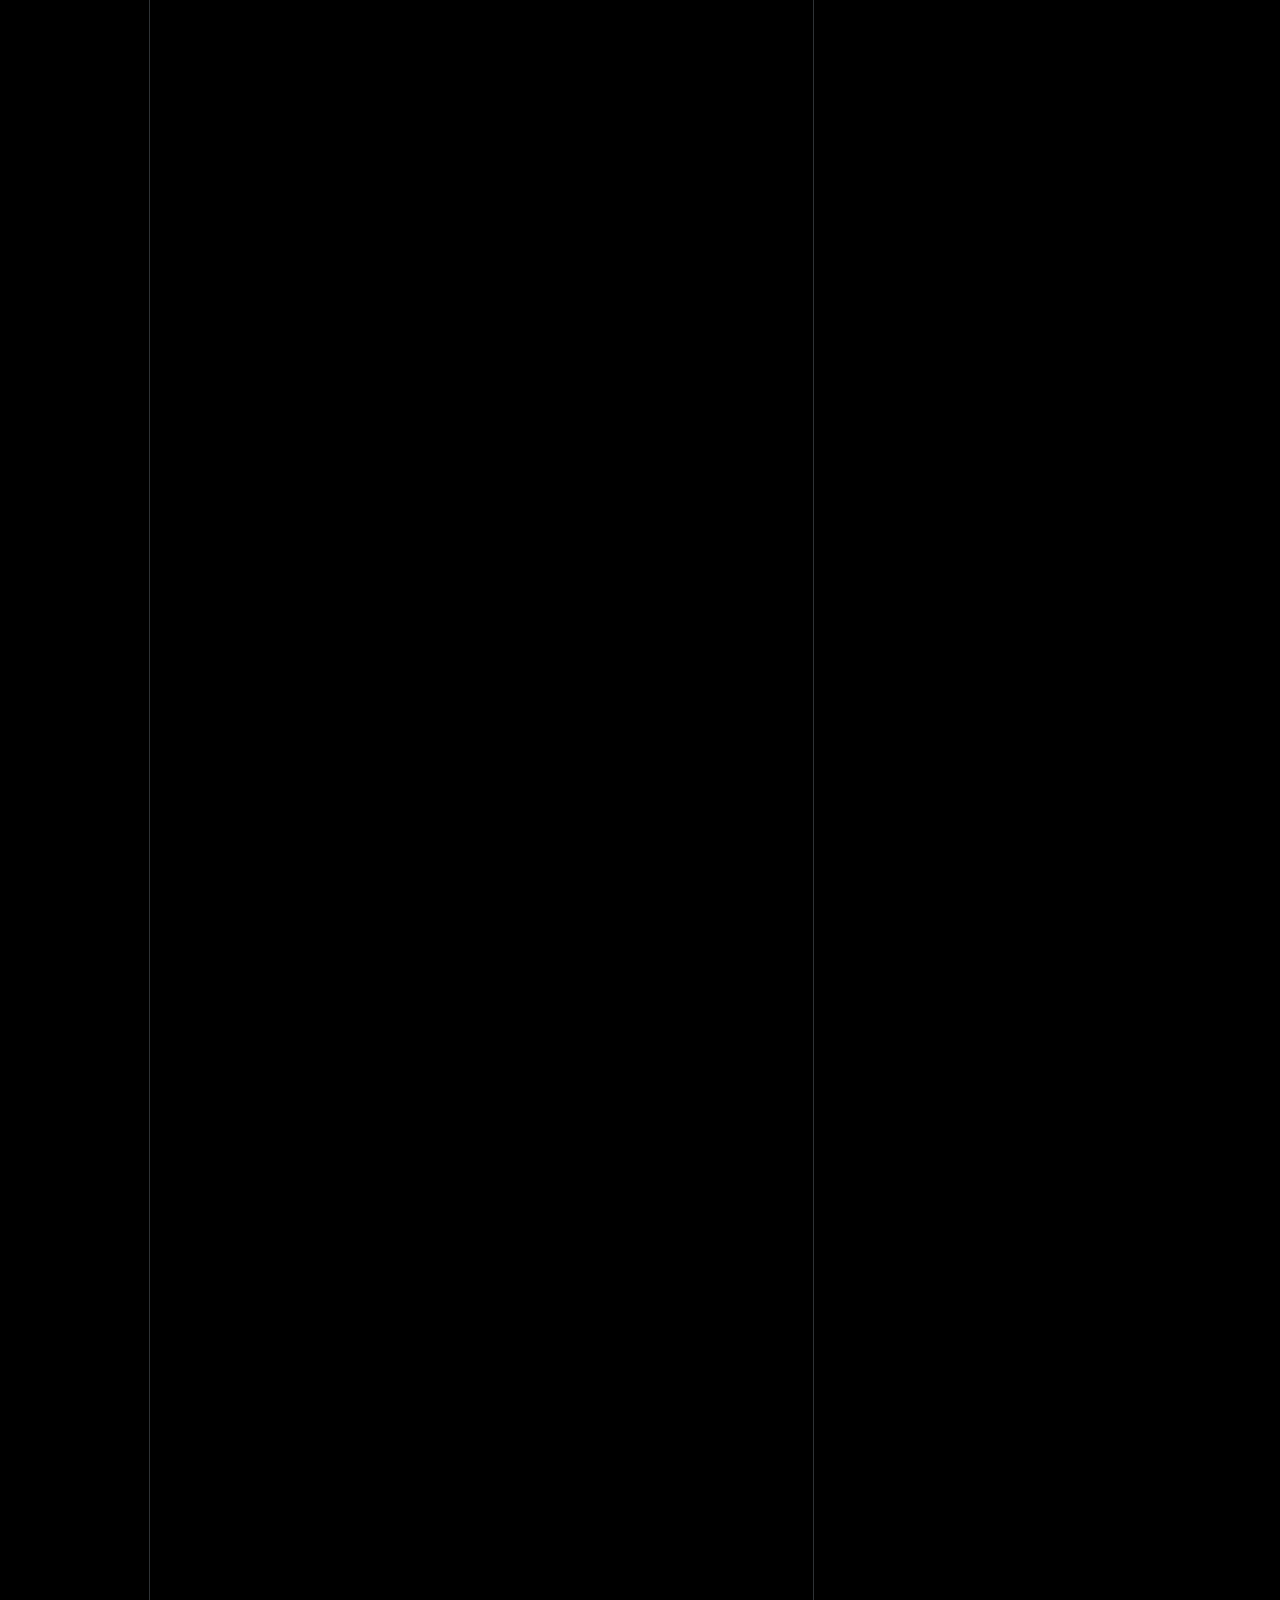
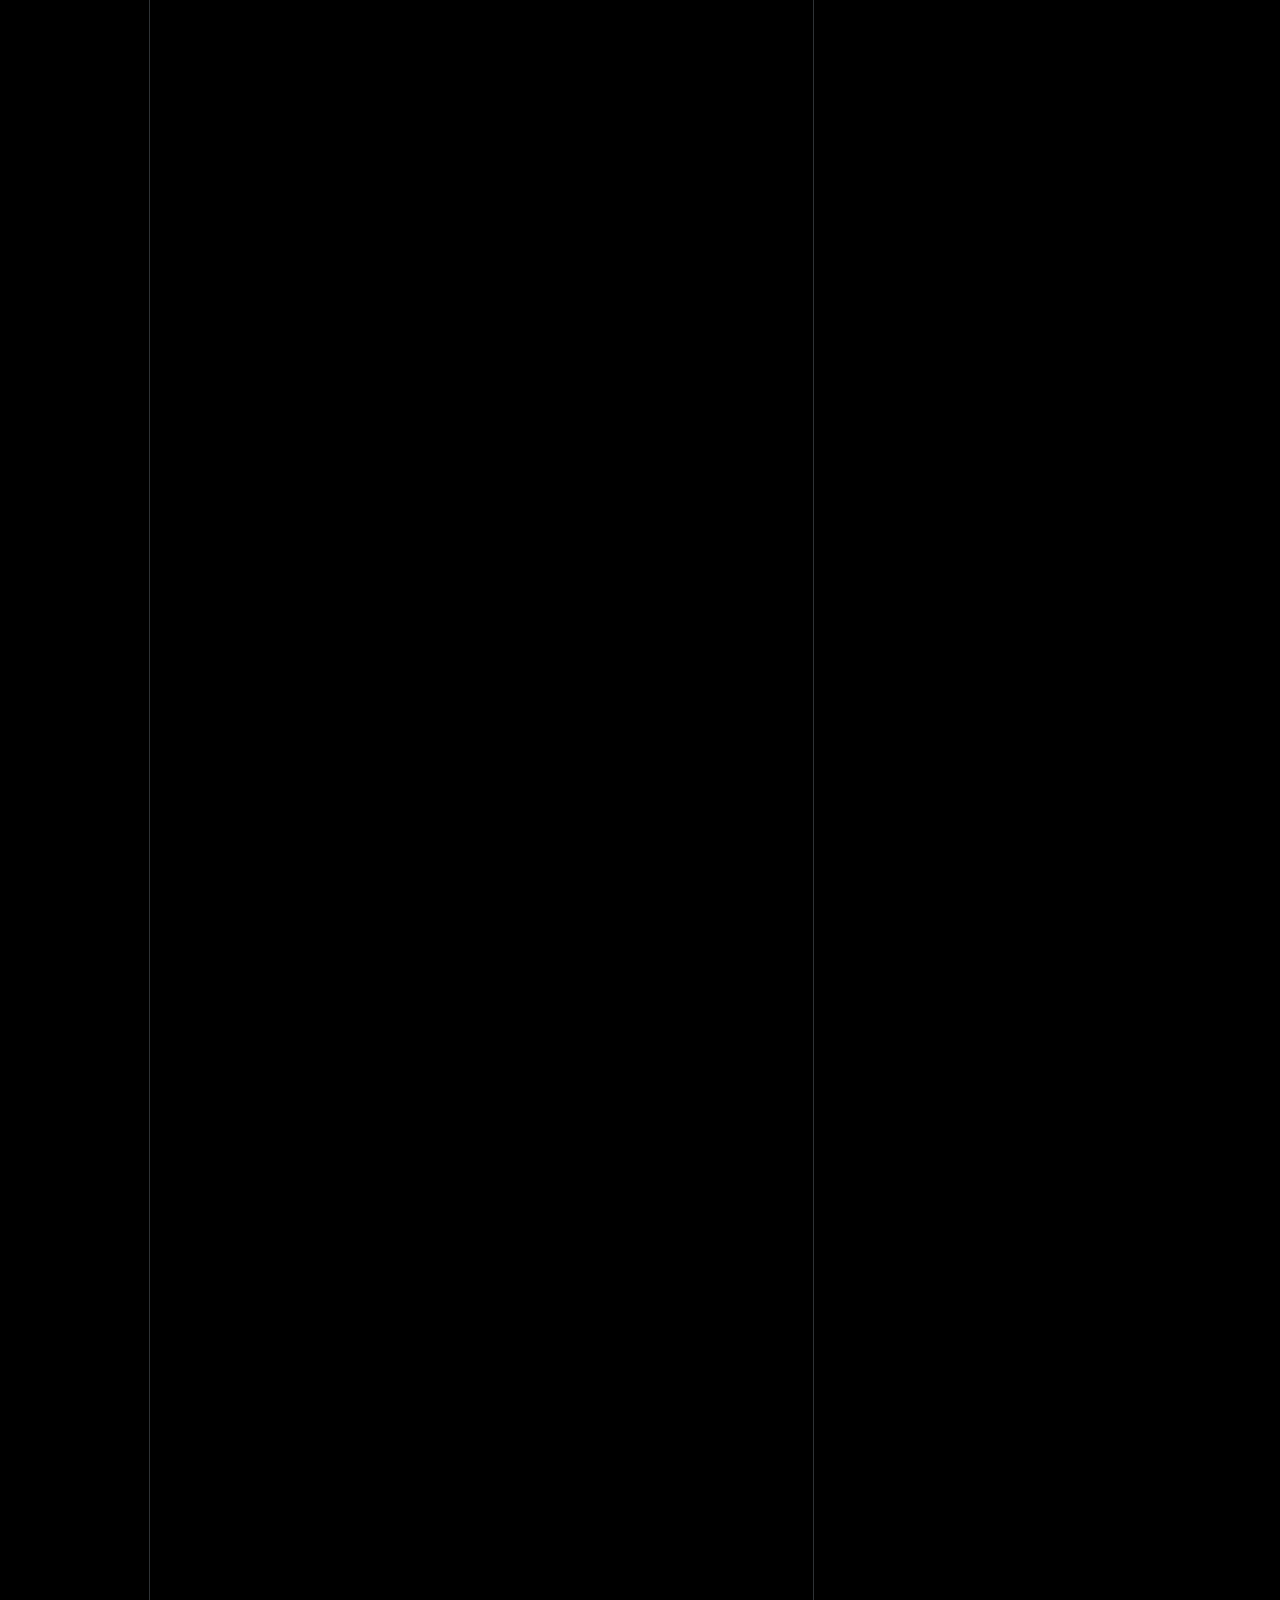
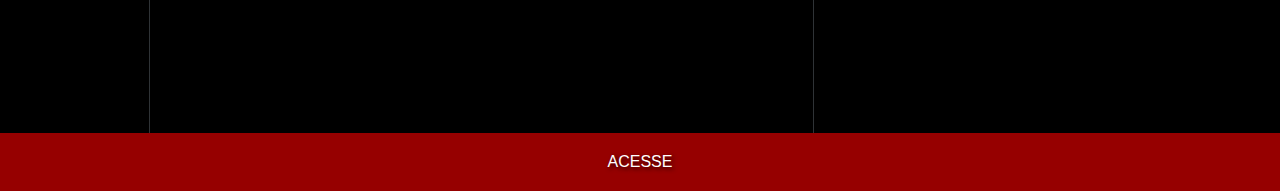
<file: twitter.html>
<!DOCTYPE html>
<html lang="en">
<head>
    <meta charset="UTF-8">
    <meta http-equiv="X-UA-Compatible" content="IE=edge">
    <meta name="viewport" content="width=device-width, initial-scale=1.0">
    <title>Twitter</title>
    <link rel="stylesheet" href="estilos/social.css">
</head>
<body>
    <img src="./imagens/tela-twitter.png" alt="Twitter">
    <a href="https://twitter.com/" target="_blank">ACESSE</a>
</body>
</html>
</file>
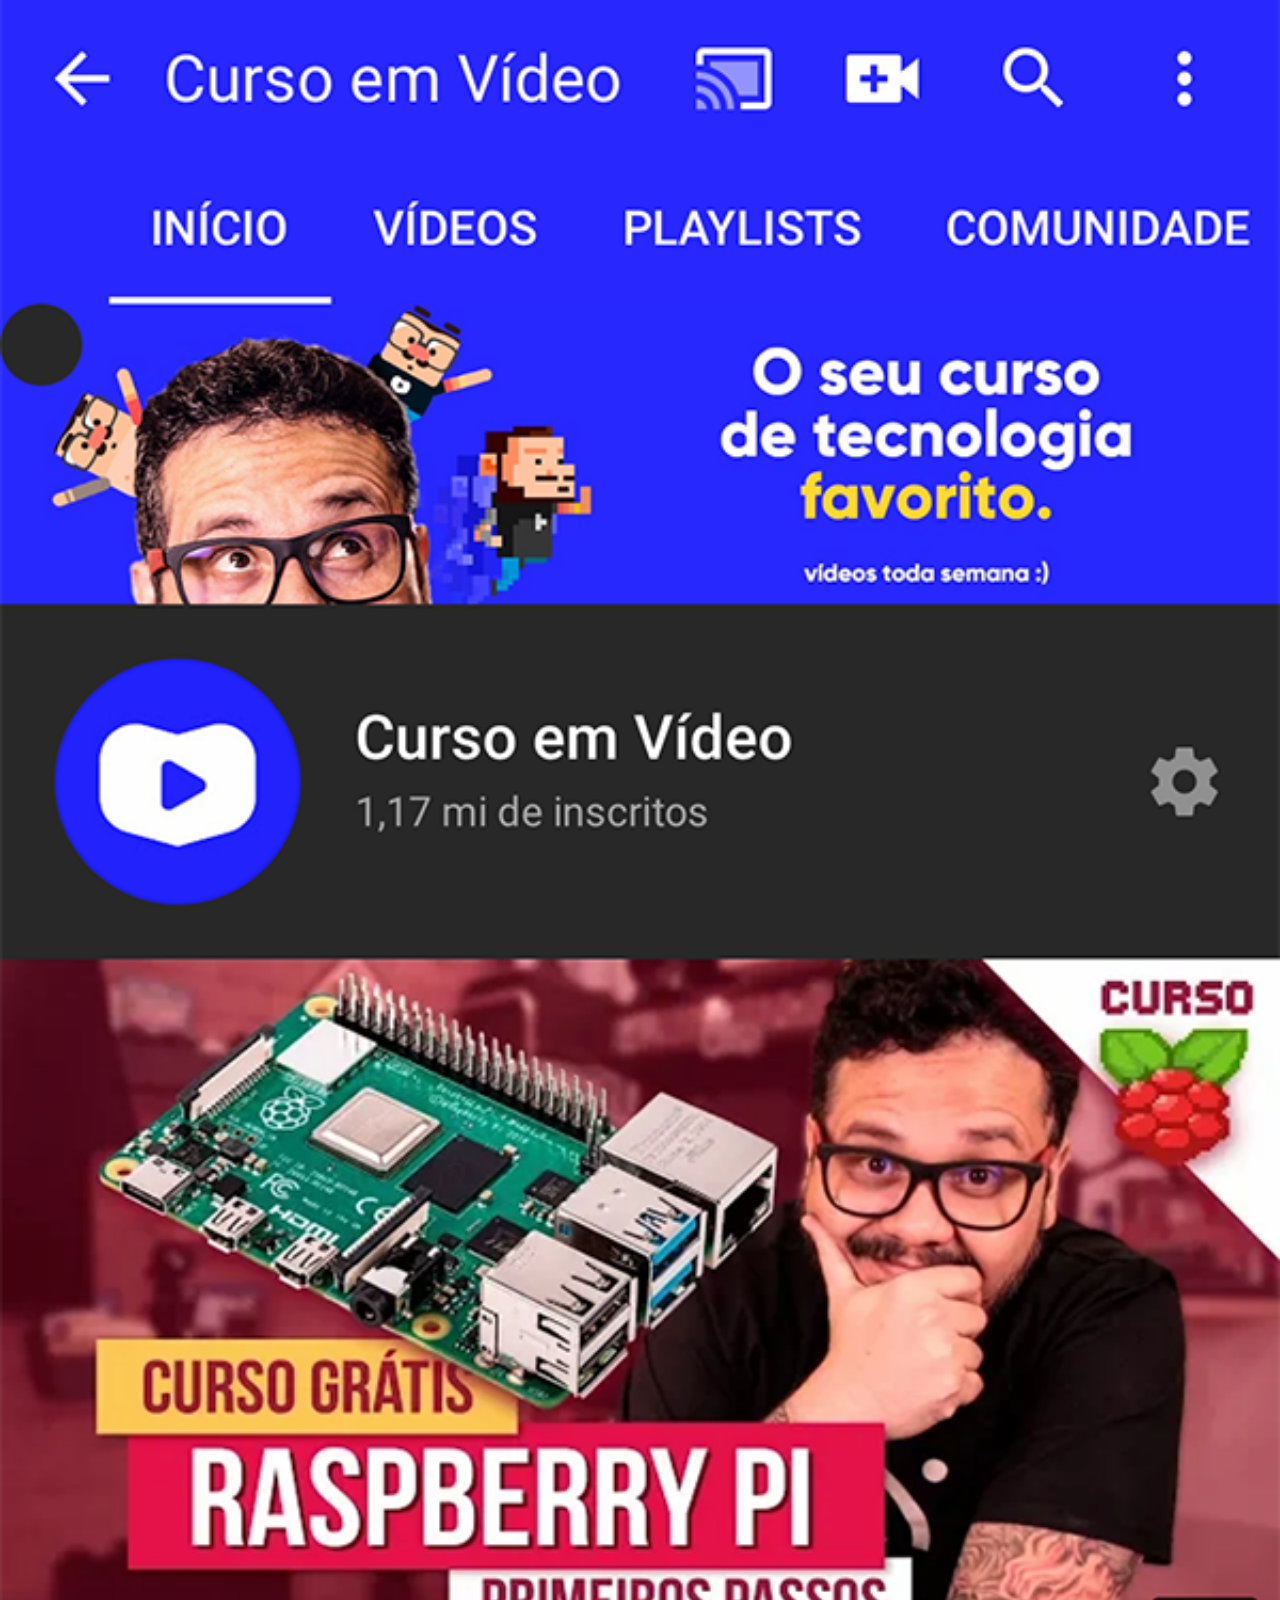
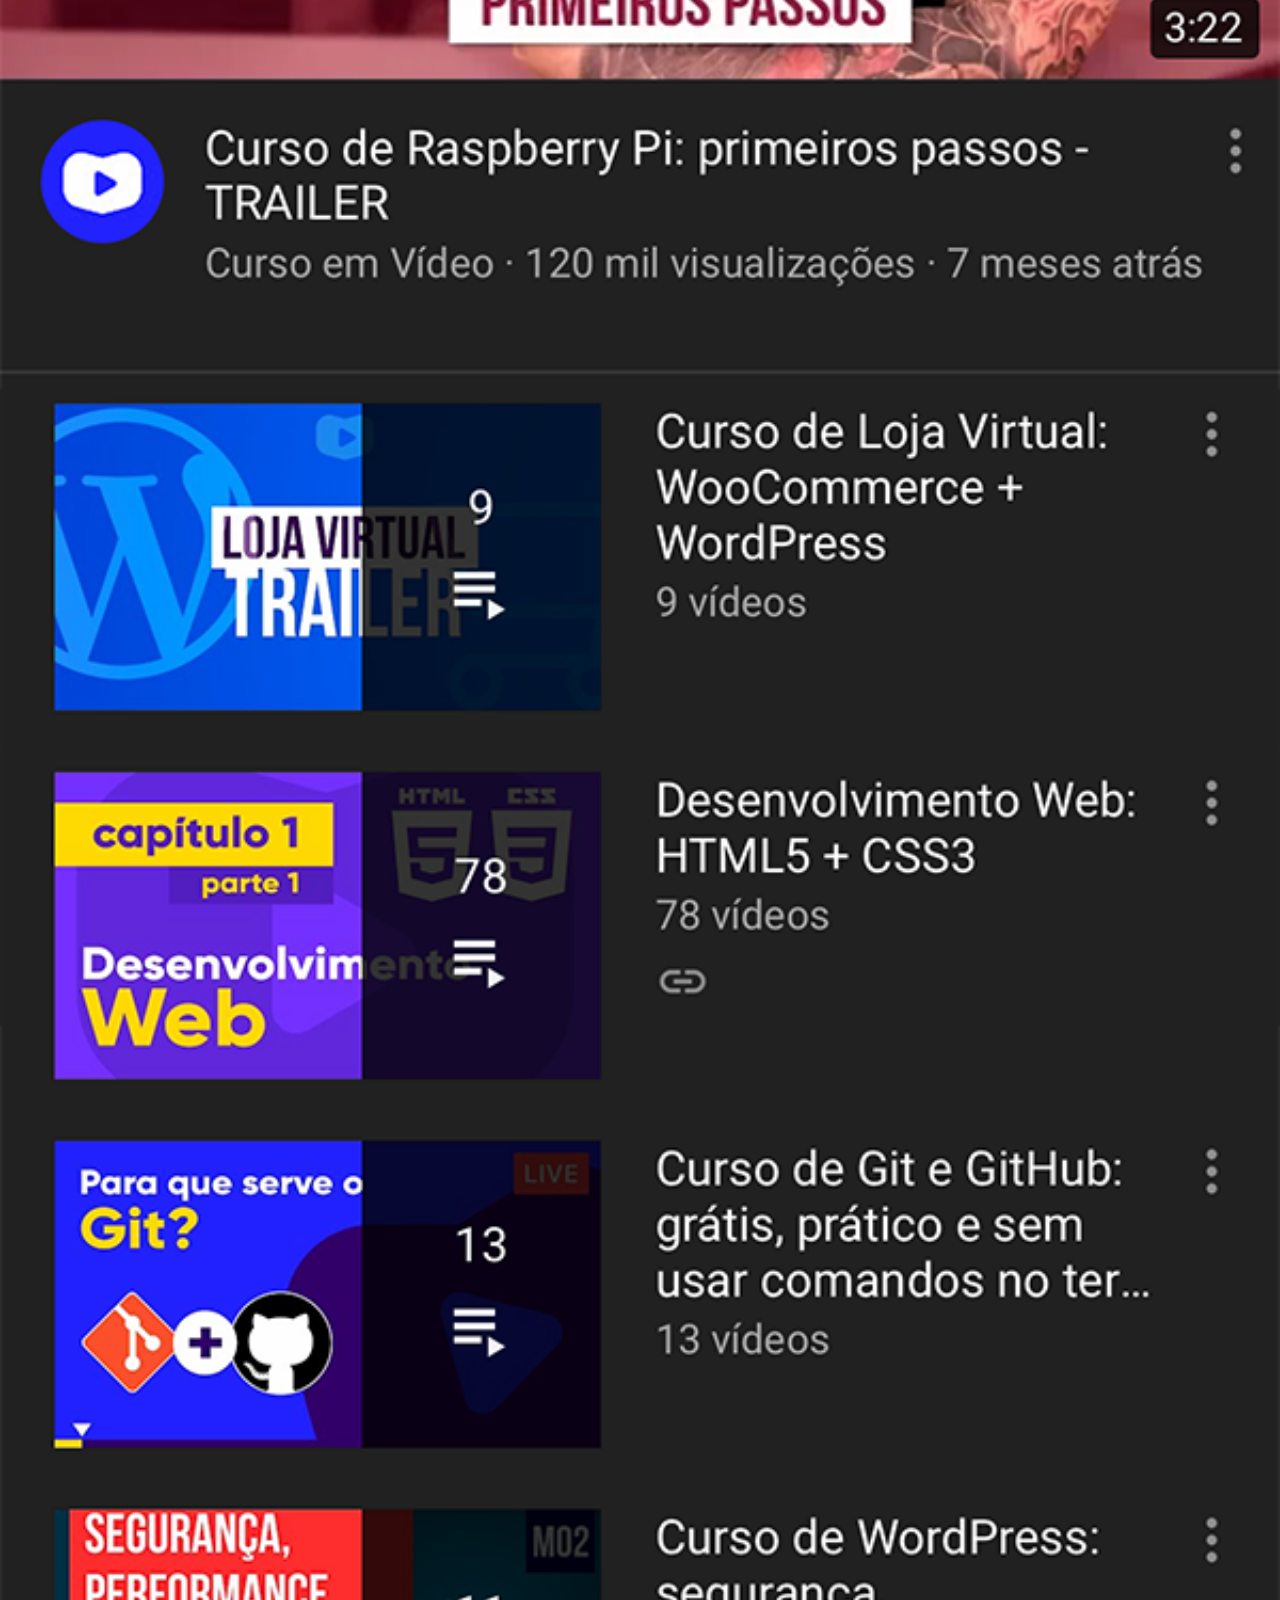
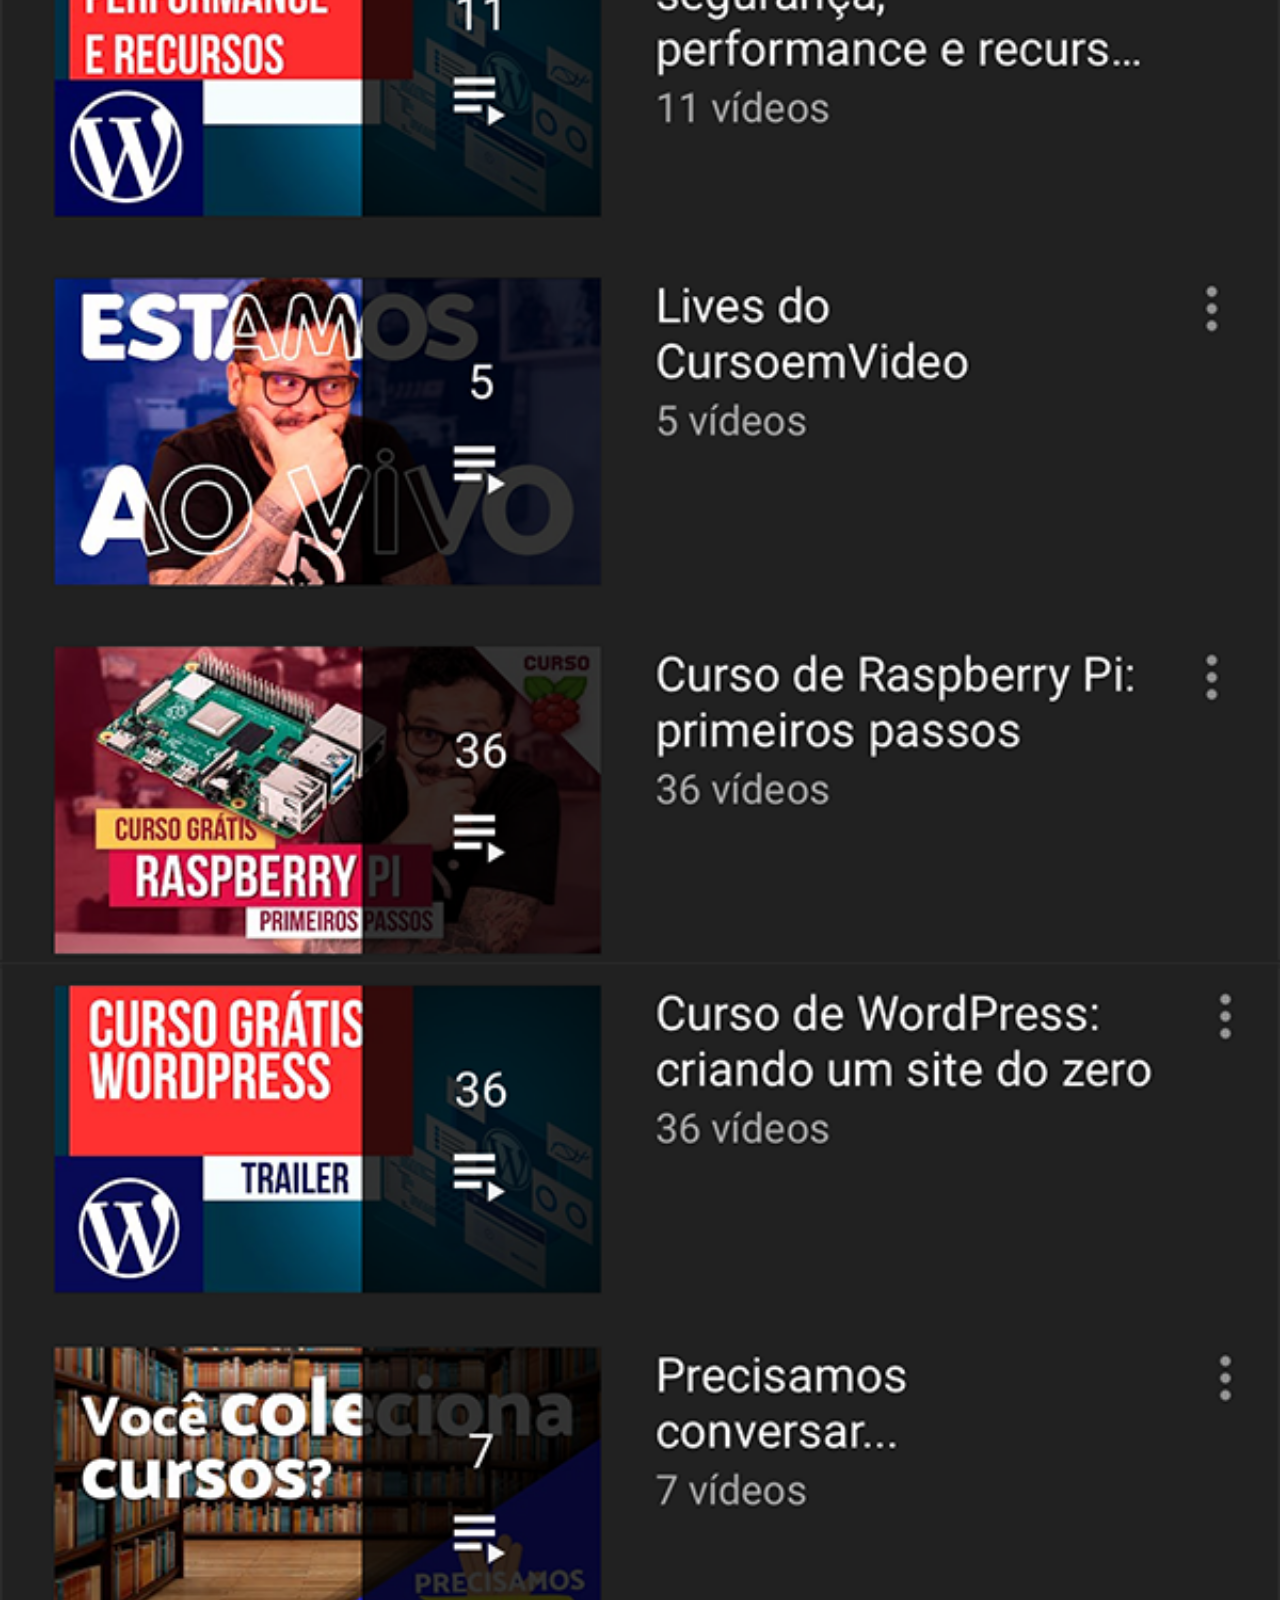
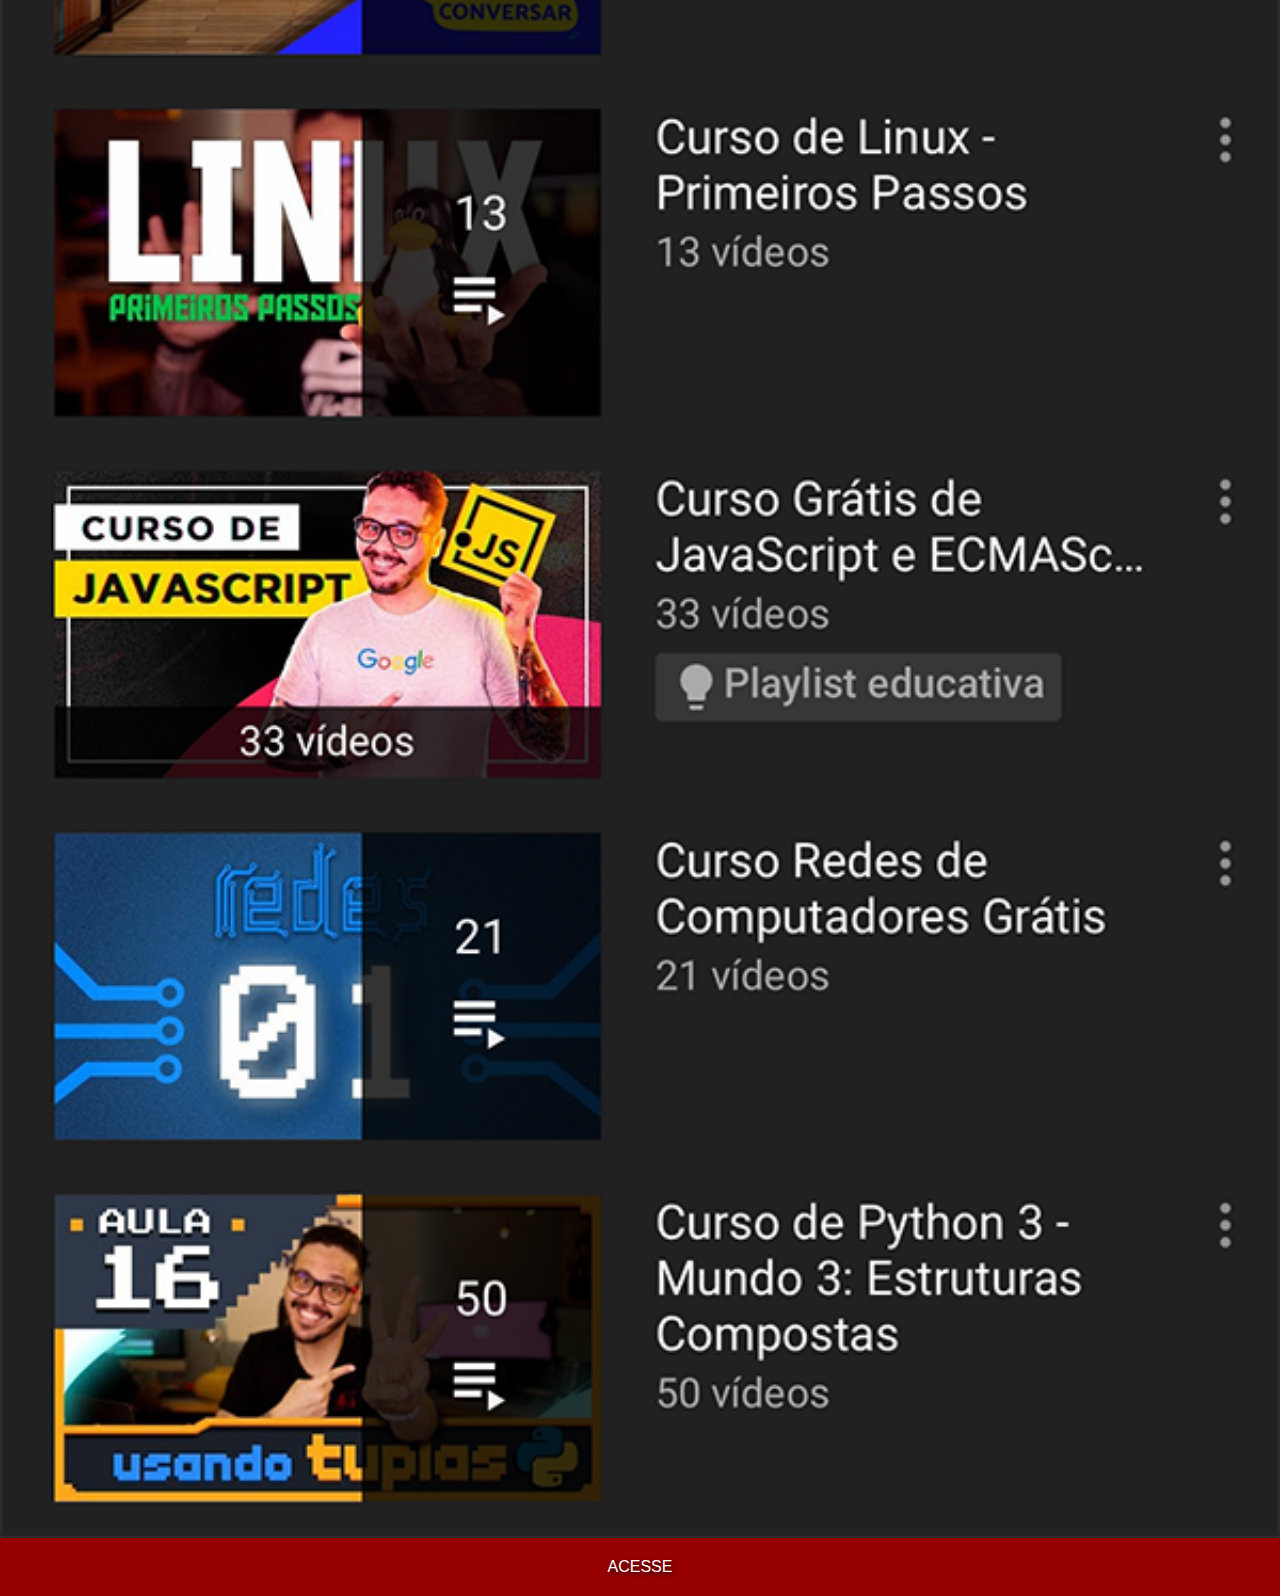
<file: youtube.html>
<!DOCTYPE html>
<html lang="pt-br">
<head>
    <meta charset="UTF-8">
    <meta http-equiv="X-UA-Compatible" content="IE=edge">
    <meta name="viewport" content="width=device-width, initial-scale=1.0">
    <title>Youtube</title>
    <link rel="stylesheet" href="estilos/social.css">
</head>
<body>
    <img src="./imagens/tela-youtube.png" alt="Youtube">
    <a href="https://www.youtube.com/apresenta/videos" target="_blank">ACESSE</a>
</body>
</html>
</file>
<file: estilos/style.css>
@charset "UTF-8";

* {
    margin: 0px;
    padding: 0px;
}

html, body {
    height: 100vh;
    width: 100vw;
    background-color: antiquewhite;
}

body {
    background-image: url('../imagens/fundo-madeira.jpg');
    background-size: cover;
    background-position: top center;
}

main {
    height: 100vh;
    position: relative;
}

section#iphone {
    position: absolute;
    top: 50%;
    left: 50%;
    transform: translate(-50%, -50%);
    width: 311px;
    height: 627px;
    background-image: url('../imagens/frame-iphone.png');
}

iframe#tela {
    position: relative;
    top: 80px;
    left: 21px;
    width: 268px;
    height: 472px;
}

section#botao {
    text-align: right;
}

section#botao img {
    height: 50px;
    border-radius: 50%;
    margin: 10px;
    box-shadow: 2px 2px 2px #000000a1;
    box-sizing: border-box;
}

section#botao img:hover {
    border: 2px solid rgba(174, 161, 137, 0.500);
    box-shadow: 5px 5px 5px #00000075;
    transform: translate(-5px, -5px);
    transition: transform .5s, box-shadow .5s;
}
</file>
<file: estilos/social.css>
* {
    margin: 0px;
    padding: 0px;
}

body {
    font-family: Arial, Helvetica, sans-serif;
}

::-webkit-scrollbar {
    width: 0px;
    height: 0px;
}

img {   
    width: 100vw;
}

a {
    display: block;
    padding: 20px;
    margin-top: -4px;
    background-color: rgb(150, 0, 0);
    color: white;
    text-decoration: none;
    text-align: center;
    text-shadow: 2px 2px 4px #000000bf;
}

a:hover {
    background-color: rgb(255, 0, 0);
    transition-duration: .8s;
}

a:active {
    background-color: rgb(180, 0, 0);
    transition-duration: 0s;
}
</file>
